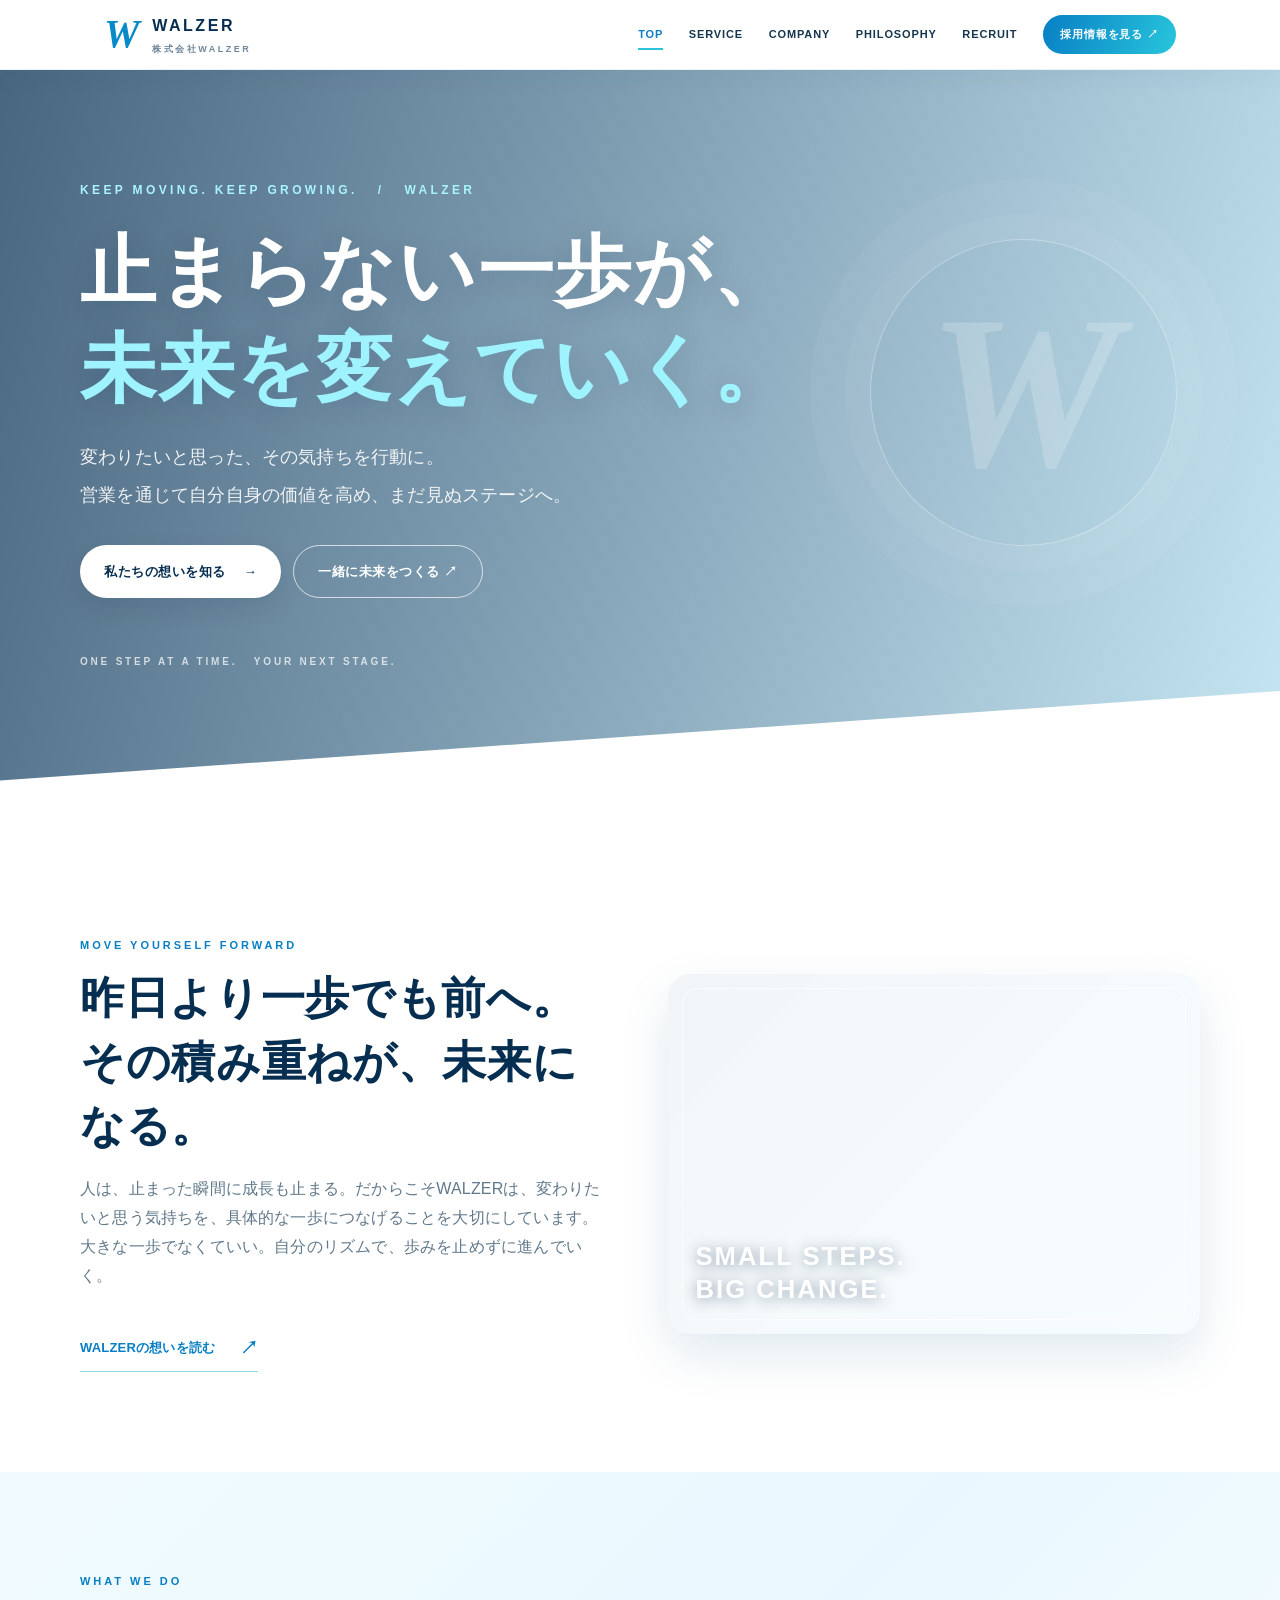
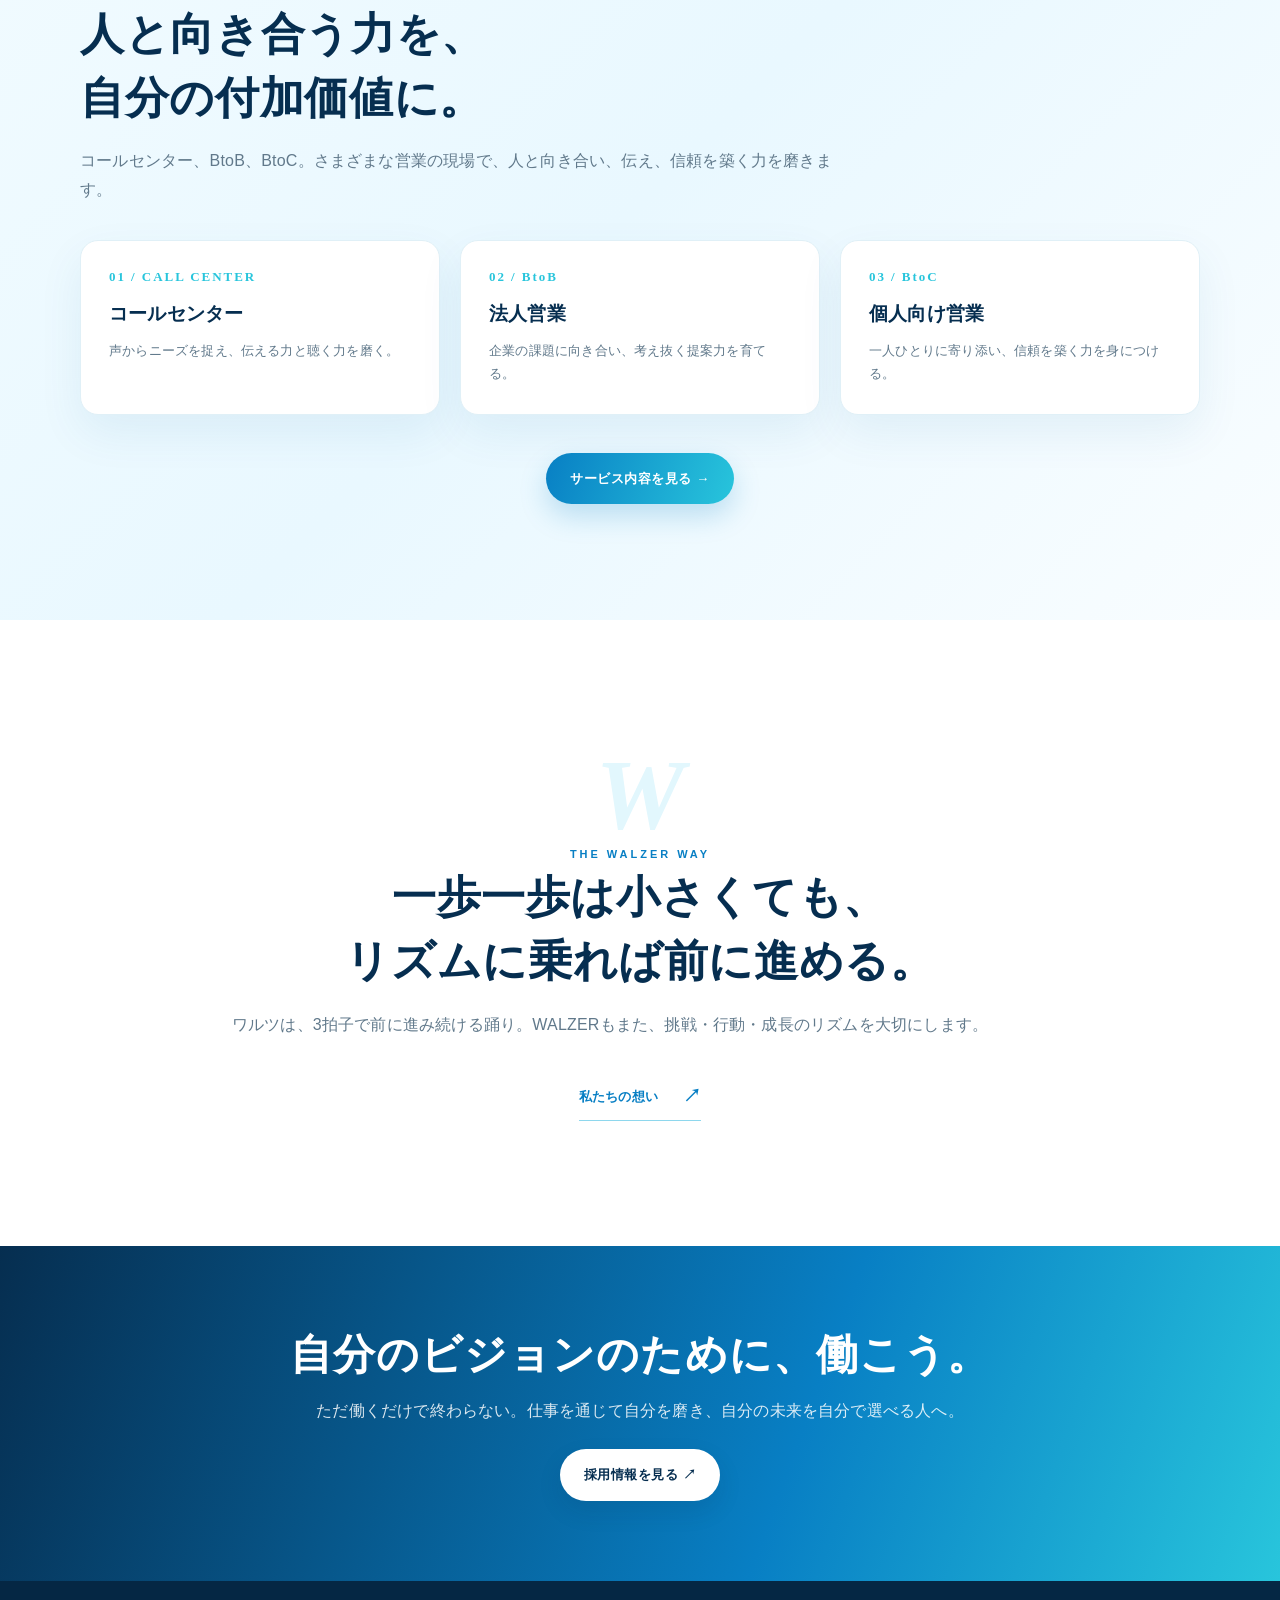
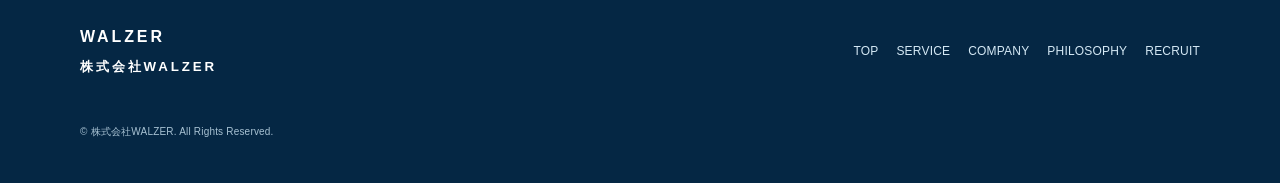
<file: index.html>
<!doctype html><html lang="ja"><head><meta charset="utf-8"><meta name="viewport" content="width=device-width,initial-scale=1"><meta name="description" content="株式会社WALZER 公式サイト"><title>TOP｜株式会社WALZER</title><style>
:root{--navy:#07345b;--blue:#087fbd;--aqua:#35c4d8;--sky:#eaf8ff;--ink:#17334d;--muted:#60778b;--white:#fff}
*{box-sizing:border-box}html{scroll-behavior:smooth}body{margin:0;font-family:"Noto Sans JP","Yu Gothic",sans-serif;color:var(--ink);line-height:1.8;background:#fff}a{color:inherit;text-decoration:none}img{max-width:100%}
.site-header{position:sticky;top:0;z-index:50;background:rgba(255,255,255,.94);backdrop-filter:blur(14px);border-bottom:1px solid #e6f0f6}
.header-inner{max-width:1200px;margin:auto;padding:12px 5%;display:flex;align-items:center;justify-content:space-between;gap:20px}
.brand{display:flex;align-items:center;gap:10px;color:var(--navy);font-weight:900;letter-spacing:.16em}.brand-mark{font: bold 36px Georgia,serif;color:var(--blue);line-height:1}.brand small{display:block;font-size:9px;letter-spacing:.28em;color:#6d879b}
.nav{display:flex;gap:clamp(12px,2vw,28px);align-items:center;font-size:12px;font-weight:700}.nav a{padding:10px 0;position:relative}.nav a:after{content:"";position:absolute;left:0;bottom:4px;width:0;height:2px;background:var(--aqua);transition:.25s}.nav a:hover:after,.nav a[aria-current="page"]:after{width:100%}
.nav .nav-cta{background:linear-gradient(110deg,var(--blue),var(--aqua));color:#fff;padding:10px 17px;border-radius:999px}.nav .nav-cta:after{display:none}
.menu-toggle{display:none;border:0;background:var(--sky);color:var(--navy);border-radius:12px;padding:10px 13px;font-size:20px}
.hero{position:relative;min-height:560px;display:flex;align-items:center;overflow:hidden;background:linear-gradient(115deg,rgba(3,48,88,.82),rgba(8,127,189,.46)),url("https://images.unsplash.com/photo-1470770841072-f978cf4d019e?auto=format&fit=crop&w=2000&q=85") center/cover;color:white}
.hero:after{content:"";position:absolute;inset:auto -5% -130px;height:230px;background:#fff;transform:rotate(-4deg)}
.hero-inner{width:min(1120px,90%);margin:auto;position:relative;z-index:1;padding:95px 0 145px}
.eyebrow{font-size:12px;letter-spacing:.28em;font-weight:800;color:#a9f3ff;text-transform:uppercase}
.hero h1{font-size:clamp(38px,6vw,76px);line-height:1.3;letter-spacing:.04em;margin:20px 0;max-width:850px}
.hero p{max-width:640px;font-size:clamp(14px,1.6vw,18px);color:rgba(255,255,255,.9)}
.hero-actions{display:flex;gap:12px;flex-wrap:wrap;margin-top:30px}
.btn{display:inline-flex;align-items:center;justify-content:center;gap:18px;padding:14px 24px;border-radius:999px;font-weight:800;font-size:13px;transition:.25s}.btn-primary{background:linear-gradient(110deg,var(--blue),var(--aqua));color:white;box-shadow:0 10px 28px rgba(0,105,160,.2)}.btn-white{background:white;color:var(--navy)}.btn-outline{border:1px solid rgba(255,255,255,.7);color:white}.btn:hover{transform:translateY(-3px)}
.section{padding:85px 5%}.container{max-width:1120px;margin:auto}.section-kicker{font-size:11px;letter-spacing:.24em;color:var(--blue);font-weight:900}.section-title{font-size:clamp(28px,4vw,44px);line-height:1.45;margin:10px 0 18px;color:var(--navy)}.lead{color:var(--muted);max-width:760px}
.cards{display:grid;grid-template-columns:repeat(3,1fr);gap:20px;margin-top:35px}.card{background:white;border:1px solid #e5f0f6;border-radius:22px;padding:28px;box-shadow:0 14px 36px rgba(16,86,130,.06)}.card-number{font:700 13px Georgia;color:var(--aqua);letter-spacing:.15em}.card h3{color:var(--navy);font-size:19px;margin:12px 0 8px}.card p{font-size:13px;color:var(--muted);margin:0}
.soft{background:linear-gradient(135deg,#effaff,#f8fdff)}.split{display:grid;grid-template-columns:1fr 1fr;gap:55px;align-items:center}.visual{min-height:360px;border-radius:26px;background:linear-gradient(140deg,rgba(3,58,100,.05),rgba(16,181,210,.05)),url("https://images.unsplash.com/photo-1521737711867-e3b97375f902?auto=format&fit=crop&w=1200&q=85") center/cover;box-shadow:0 20px 50px rgba(11,81,124,.12)}
.band{background:linear-gradient(110deg,#07345b,#087fbd 65%,#35c4d8);color:white;padding:65px 5%;text-align:center}.band h2{font-size:clamp(26px,4vw,42px);line-height:1.4;margin:0 0 12px}.band p{color:rgba(255,255,255,.85);max-width:720px;margin:0 auto 24px}
.page-hero{background:linear-gradient(115deg,#07345b,#087fbd 65%,#35c4d8);color:#fff;padding:76px 5% 82px;position:relative;overflow:hidden}.page-hero:after{content:"";position:absolute;width:440px;height:440px;border:1px solid rgba(255,255,255,.2);border-radius:50%;right:-100px;top:-210px;box-shadow:0 0 0 45px rgba(255,255,255,.05),0 0 0 95px rgba(255,255,255,.04)}.page-hero .container{position:relative;z-index:1}.page-hero h1{font-size:clamp(36px,5vw,58px);margin:10px 0;line-height:1.25}.page-hero p{color:rgba(255,255,255,.86);max-width:700px}
.info-list{border-top:1px solid #dceaf2;margin-top:28px}.info-row{display:grid;grid-template-columns:190px 1fr;gap:20px;padding:20px 8px;border-bottom:1px solid #dceaf2}.info-row strong{color:var(--navy)}
.site-footer{background:#062947;color:#fff;padding:42px 5%}.footer-inner{max-width:1120px;margin:auto;display:flex;justify-content:space-between;gap:25px;align-items:center;flex-wrap:wrap}.footer-brand{font-weight:900;letter-spacing:.18em}.footer-links{display:flex;gap:18px;flex-wrap:wrap;font-size:12px;color:#d5e9f5}.copyright{font-size:10px;color:#a8c2d3;width:100%;margin-top:18px}
@media(max-width:820px){.menu-toggle{display:block}.nav{display:none;position:absolute;top:68px;left:0;right:0;background:#fff;padding:18px 6%;box-shadow:0 16px 24px rgba(0,0,0,.08);flex-direction:column;align-items:stretch;gap:4px}.nav.open{display:flex}.nav a{padding:12px 4px}.nav .nav-cta{text-align:center;margin-top:8px}.hero{min-height:590px}.hero-inner{padding:80px 0 140px}.cards{grid-template-columns:1fr}.split{grid-template-columns:1fr;gap:28px}.visual{min-height:270px}.section{padding:65px 6%}.info-row{grid-template-columns:1fr;gap:3px;padding:15px 5px}}

/* WALZER visual refresh: brighter, sharper, more energetic */
:root{--navy:#062e50;--blue:#087fc4;--aqua:#28c5dc;--sky:#eefaff;--ink:#16364f;--muted:#61798b}
body{background:#fff;color:var(--ink);letter-spacing:.012em}
.site-header{background:rgba(255,255,255,.97);box-shadow:0 5px 24px rgba(8,74,116,.055);border-bottom:1px solid #e9f4f9}
.brand-mark{font-size:40px;font-style:italic;color:#078bc8}
.nav{font-size:11px;letter-spacing:.08em}
.nav a[aria-current="page"]{color:var(--blue)}
.hero{background-image:linear-gradient(110deg,rgba(3,44,78,.73),rgba(0,137,194,.30)),url("https://images.unsplash.com/photo-1470770841072-f978cf4d019e?auto=format&fit=crop&w=2000&q=90");}
.hero:after{background:#fff}
.hero-home{min-height:650px;background-image:linear-gradient(105deg,rgba(2,43,78,.72),rgba(0,144,204,.22)),url("https://images.unsplash.com/photo-1470770841072-f978cf4d019e?auto=format&fit=crop&w=2200&q=90");}
.hero-home .hero-inner{padding-top:110px;padding-bottom:165px}
.hero h1{font-weight:900;letter-spacing:.025em;text-shadow:0 4px 28px rgba(0,35,66,.18)}
.hero h1 span{color:#9ff3ff}
.hero p{font-weight:500;line-height:2.1}
.hero-note{margin-top:55px;font-size:10px;letter-spacing:.28em;color:rgba(255,255,255,.72);font-weight:800}
.hero-orbit{position:absolute;right:8%;top:22%;width:clamp(170px,24vw,330px);height:clamp(170px,24vw,330px);border:1px solid rgba(255,255,255,.35);border-radius:50%;display:grid;place-items:center;color:rgba(255,255,255,.2);font:italic 900 clamp(100px,17vw,230px) Georgia;transform:rotate(-12deg);box-shadow:0 0 0 25px rgba(255,255,255,.045),0 0 0 60px rgba(255,255,255,.035)}
.hero-orbit span{transform:rotate(12deg)}
.page-hero{background:linear-gradient(115deg,#06345b 0%,#087fc4 62%,#35c9dc 100%);padding-top:90px;padding-bottom:95px}
.page-hero h1{font-weight:900;letter-spacing:.025em}
.page-hero p{line-height:2}
.section{padding-top:100px;padding-bottom:100px}
.section-title{font-weight:900;letter-spacing:.015em}
.section-kicker{letter-spacing:.27em}
.soft{background:linear-gradient(135deg,#f1fbff 0%,#e9f8ff 48%,#f9fdff 100%)}
.card{border:1px solid #e0f0f7;border-radius:18px;box-shadow:0 18px 45px rgba(4,91,142,.075);transition:transform .28s,box-shadow .28s}
.card:hover{transform:translateY(-6px);box-shadow:0 24px 55px rgba(4,91,142,.13)}
.card-number{font-weight:900}
.card h3{font-weight:900}
.card-tag{display:inline-block;margin-top:20px;color:#1689bb;font-size:9px;font-weight:900;letter-spacing:.16em}
.visual{position:relative;overflow:hidden;border-radius:22px;background-image:linear-gradient(135deg,rgba(6,64,102,.05),rgba(30,190,218,.10)),url("https://images.unsplash.com/photo-1521737711867-e3b97375f902?auto=format&fit=crop&w=1200&q=90");}
.visual:after{content:"";position:absolute;inset:14px;border:1px solid rgba(255,255,255,.65);border-radius:15px;pointer-events:none}
.visual-bright{background-image:linear-gradient(135deg,rgba(3,68,112,.05),rgba(32,197,220,.04)),url("https://images.unsplash.com/photo-1521737711867-e3b97375f902?auto=format&fit=crop&w=1200&q=90")}
.visual-label{position:absolute;z-index:1;left:28px;bottom:28px;color:white;font-size:clamp(18px,2vw,26px);font-weight:900;line-height:1.3;letter-spacing:.08em;text-shadow:0 2px 14px rgba(0,40,70,.45)}
.text-link{display:inline-flex;gap:25px;align-items:center;margin-top:25px;color:var(--blue);font-size:13px;font-weight:900;border-bottom:1px solid #8ed7ed;padding-bottom:7px}
.text-link b{font-size:18px}
.center-link{text-align:center;margin-top:38px}
.manifesto{text-align:center;max-width:820px;margin:auto;position:relative;padding:25px 0}
.manifesto-mark{font:italic 900 100px Georgia;color:#e2f7fd;line-height:1}
.manifesto .section-title{margin-top:0}
.manifesto-full{max-width:850px;text-align:left}
.manifesto-full .lead{font-size:17px;line-height:2.2}
.band{background:linear-gradient(110deg,#062e50,#087fc4 62%,#28c5dc);padding-top:80px;padding-bottom:80px}
.band h2{font-weight:900;letter-spacing:.025em}
.btn{letter-spacing:.04em}
.btn-primary{background:linear-gradient(110deg,#087fc4,#28c5dc);box-shadow:0 12px 28px rgba(0,129,190,.22)}
.btn-white{box-shadow:0 10px 25px rgba(0,30,60,.10)}
.site-footer{background:#052744}
.info-row strong{font-weight:900}
@media(max-width:820px){
 .hero-home{min-height:620px}
 .hero-orbit{right:-40px;top:12%;opacity:.6}
 .hero-home .hero-inner{padding-top:95px}
 .section{padding-top:70px;padding-bottom:70px}
 .page-hero{padding-top:70px;padding-bottom:75px}
 .manifesto-full .lead{font-size:15px}
}

</style></head><body><header class="site-header"><div class="header-inner"><a class="brand" href="index.html"><span class="brand-mark">W</span><span>WALZER<small>株式会社WALZER</small></span></a><button class="menu-toggle" aria-label="メニュー" aria-expanded="false">☰</button><nav class="nav"><a href="index.html" aria-current="page">TOP</a><a href="service.html" >SERVICE</a><a href="company.html" >COMPANY</a><a href="philosophy.html" >PHILOSOPHY</a><a href="recruit.html" >RECRUIT</a><a class="nav-cta" href="recruit.html">採用情報を見る ↗</a></nav></div></header>

<main>
<section class="hero hero-home"><div class="hero-inner"><div class="eyebrow">KEEP MOVING. KEEP GROWING. &nbsp; / &nbsp; WALZER</div><h1>止まらない一歩が、<br><span>未来を変えていく。</span></h1><p>変わりたいと思った、その気持ちを行動に。<br>営業を通じて自分自身の価値を高め、まだ見ぬステージへ。</p><div class="hero-actions"><a class="btn btn-white" href="philosophy.html">私たちの想いを知る <span>→</span></a><a class="btn btn-outline" href="recruit.html">一緒に未来をつくる ↗</a></div><div class="hero-note">ONE STEP AT A TIME. &nbsp; YOUR NEXT STAGE.</div></div><div class="hero-orbit" aria-hidden="true"><span>W</span></div></section>
<section class="section intro-section"><div class="container split"><div><div class="section-kicker">MOVE YOURSELF FORWARD</div><h2 class="section-title">昨日より一歩でも前へ。<br>その積み重ねが、未来になる。</h2><p class="lead">人は、止まった瞬間に成長も止まる。だからこそWALZERは、変わりたいと思う気持ちを、具体的な一歩につなげることを大切にしています。大きな一歩でなくていい。自分のリズムで、歩みを止めずに進んでいく。</p><a class="text-link" href="philosophy.html">WALZERの想いを読む <b>↗</b></a></div><div class="visual visual-bright"><div class="visual-label">SMALL STEPS.<br>BIG CHANGE.</div></div></div></section>
<section class="section soft"><div class="container"><div class="section-kicker">WHAT WE DO</div><h2 class="section-title">人と向き合う力を、<br>自分の付加価値に。</h2><p class="lead">コールセンター、BtoB、BtoC。さまざまな営業の現場で、人と向き合い、伝え、信頼を築く力を磨きます。</p><div class="cards"><article class="card"><div class="card-number">01 / CALL CENTER</div><h3>コールセンター</h3><p>声からニーズを捉え、伝える力と聴く力を磨く。</p></article><article class="card"><div class="card-number">02 / BtoB</div><h3>法人営業</h3><p>企業の課題に向き合い、考え抜く提案力を育てる。</p></article><article class="card"><div class="card-number">03 / BtoC</div><h3>個人向け営業</h3><p>一人ひとりに寄り添い、信頼を築く力を身につける。</p></article></div><p class="center-link"><a class="btn btn-primary" href="service.html">サービス内容を見る →</a></p></div></section>
<section class="section"><div class="container manifesto"><div class="manifesto-mark">W</div><div class="section-kicker">THE WALZER WAY</div><h2 class="section-title">一歩一歩は小さくても、<br>リズムに乗れば前に進める。</h2><p class="lead">ワルツは、3拍子で前に進み続ける踊り。WALZERもまた、挑戦・行動・成長のリズムを大切にします。</p><a class="text-link" href="philosophy.html">私たちの想い <b>↗</b></a></div></section>
<section class="band"><h2>自分のビジョンのために、働こう。</h2><p>ただ働くだけで終わらない。仕事を通じて自分を磨き、自分の未来を自分で選べる人へ。</p><a class="btn btn-white" href="recruit.html">採用情報を見る ↗</a></section>
</main><footer class="site-footer"><div class="footer-inner"><div class="footer-brand">WALZER<br><small>株式会社WALZER</small></div><div class="footer-links"><a href="index.html">TOP</a><a href="service.html">SERVICE</a><a href="company.html">COMPANY</a><a href="philosophy.html">PHILOSOPHY</a><a href="recruit.html">RECRUIT</a></div><div class="copyright">© 株式会社WALZER. All Rights Reserved.</div></div></footer><script>const t=document.querySelector('.menu-toggle'),n=document.querySelector('.nav');t.addEventListener('click',()=>{const o=n.classList.toggle('open');t.setAttribute('aria-expanded',o);t.textContent=o?'×':'☰'});n.querySelectorAll('a').forEach(a=>a.addEventListener('click',()=>{n.classList.remove('open');t.setAttribute('aria-expanded','false');t.textContent='☰'}));</script></body></html>
</file>
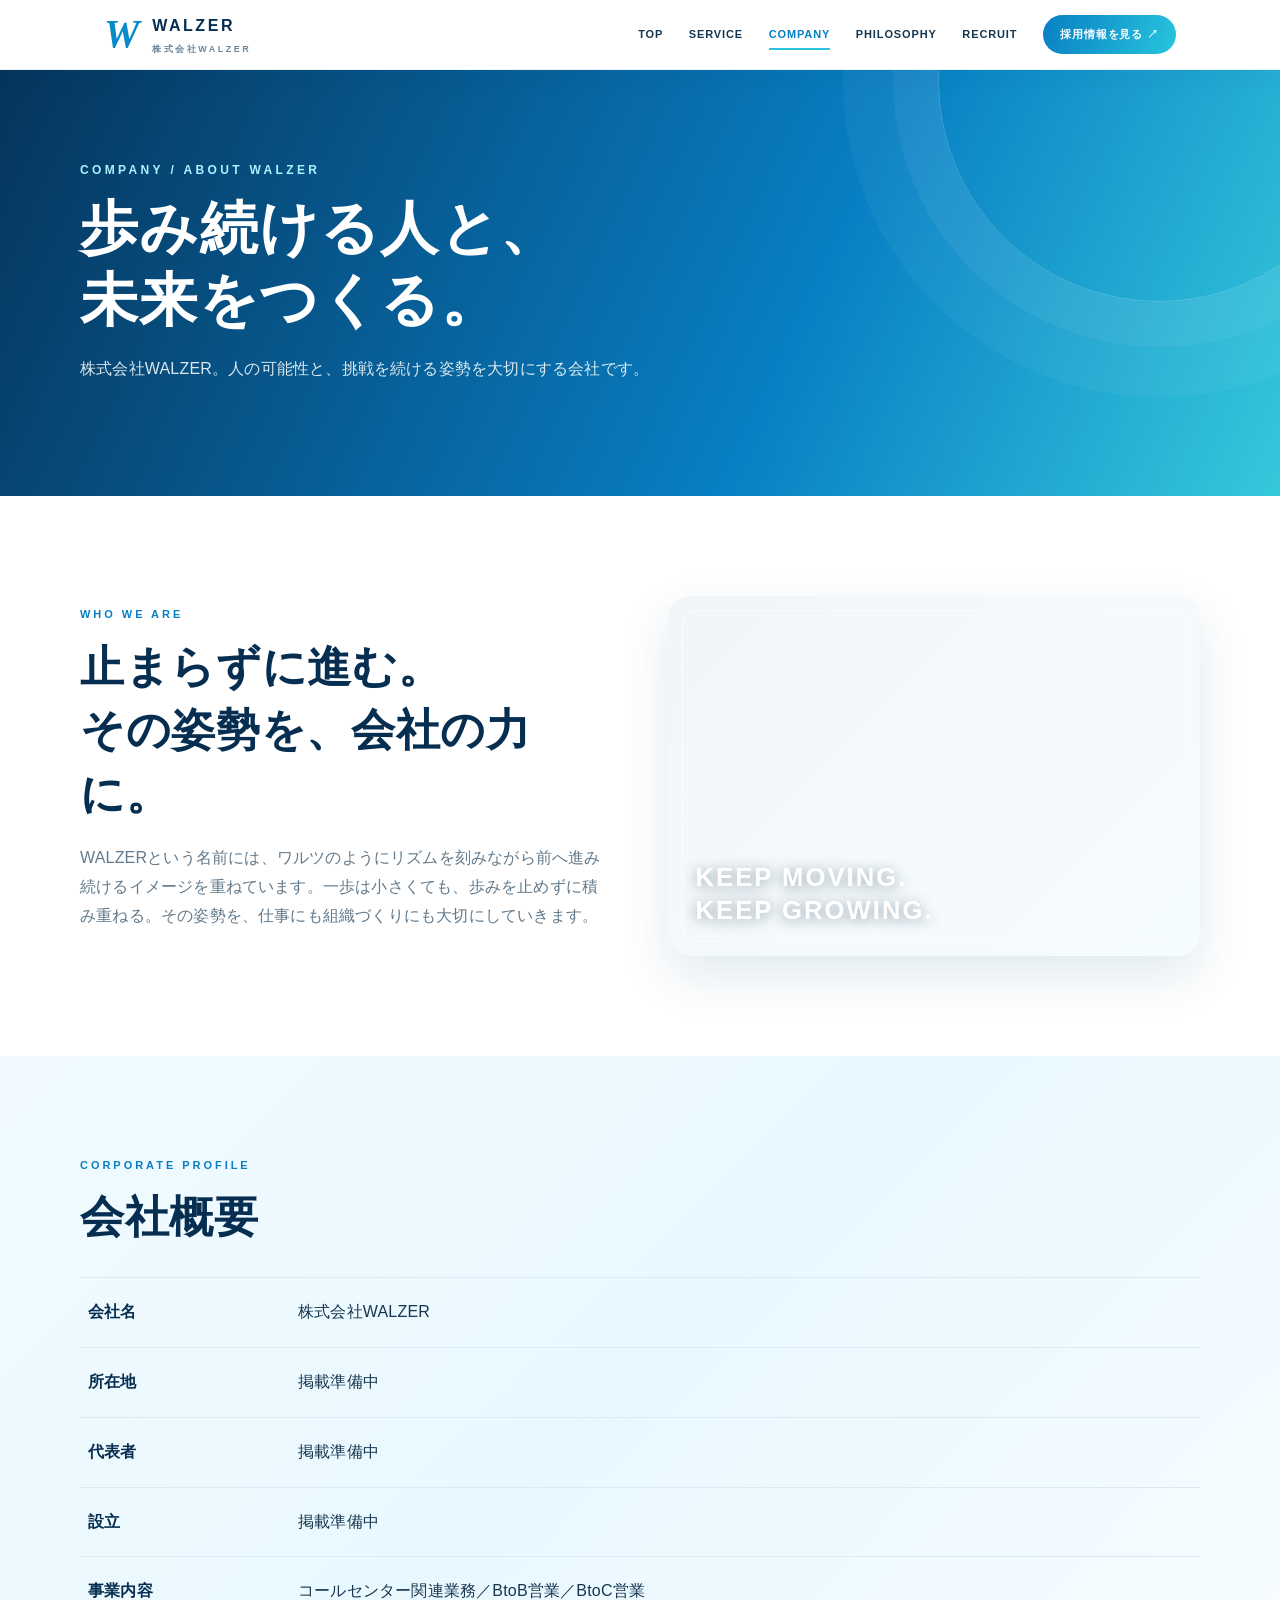
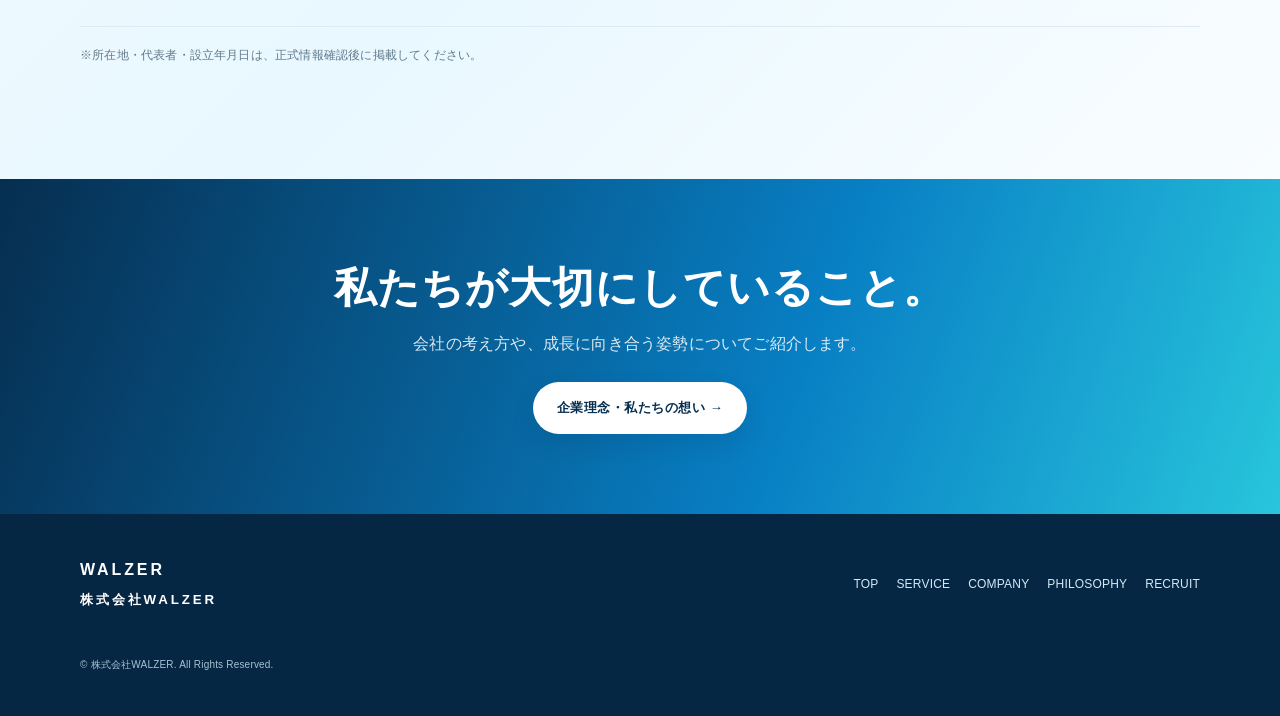
<file: company.html>
<!doctype html><html lang="ja"><head><meta charset="utf-8"><meta name="viewport" content="width=device-width,initial-scale=1"><meta name="description" content="株式会社WALZER 公式サイト"><title>COMPANY｜株式会社WALZER</title><style>
:root{--navy:#07345b;--blue:#087fbd;--aqua:#35c4d8;--sky:#eaf8ff;--ink:#17334d;--muted:#60778b;--white:#fff}
*{box-sizing:border-box}html{scroll-behavior:smooth}body{margin:0;font-family:"Noto Sans JP","Yu Gothic",sans-serif;color:var(--ink);line-height:1.8;background:#fff}a{color:inherit;text-decoration:none}img{max-width:100%}
.site-header{position:sticky;top:0;z-index:50;background:rgba(255,255,255,.94);backdrop-filter:blur(14px);border-bottom:1px solid #e6f0f6}
.header-inner{max-width:1200px;margin:auto;padding:12px 5%;display:flex;align-items:center;justify-content:space-between;gap:20px}
.brand{display:flex;align-items:center;gap:10px;color:var(--navy);font-weight:900;letter-spacing:.16em}.brand-mark{font: bold 36px Georgia,serif;color:var(--blue);line-height:1}.brand small{display:block;font-size:9px;letter-spacing:.28em;color:#6d879b}
.nav{display:flex;gap:clamp(12px,2vw,28px);align-items:center;font-size:12px;font-weight:700}.nav a{padding:10px 0;position:relative}.nav a:after{content:"";position:absolute;left:0;bottom:4px;width:0;height:2px;background:var(--aqua);transition:.25s}.nav a:hover:after,.nav a[aria-current="page"]:after{width:100%}
.nav .nav-cta{background:linear-gradient(110deg,var(--blue),var(--aqua));color:#fff;padding:10px 17px;border-radius:999px}.nav .nav-cta:after{display:none}
.menu-toggle{display:none;border:0;background:var(--sky);color:var(--navy);border-radius:12px;padding:10px 13px;font-size:20px}
.hero{position:relative;min-height:560px;display:flex;align-items:center;overflow:hidden;background:linear-gradient(115deg,rgba(3,48,88,.82),rgba(8,127,189,.46)),url("https://images.unsplash.com/photo-1470770841072-f978cf4d019e?auto=format&fit=crop&w=2000&q=85") center/cover;color:white}
.hero:after{content:"";position:absolute;inset:auto -5% -130px;height:230px;background:#fff;transform:rotate(-4deg)}
.hero-inner{width:min(1120px,90%);margin:auto;position:relative;z-index:1;padding:95px 0 145px}
.eyebrow{font-size:12px;letter-spacing:.28em;font-weight:800;color:#a9f3ff;text-transform:uppercase}
.hero h1{font-size:clamp(38px,6vw,76px);line-height:1.3;letter-spacing:.04em;margin:20px 0;max-width:850px}
.hero p{max-width:640px;font-size:clamp(14px,1.6vw,18px);color:rgba(255,255,255,.9)}
.hero-actions{display:flex;gap:12px;flex-wrap:wrap;margin-top:30px}
.btn{display:inline-flex;align-items:center;justify-content:center;gap:18px;padding:14px 24px;border-radius:999px;font-weight:800;font-size:13px;transition:.25s}.btn-primary{background:linear-gradient(110deg,var(--blue),var(--aqua));color:white;box-shadow:0 10px 28px rgba(0,105,160,.2)}.btn-white{background:white;color:var(--navy)}.btn-outline{border:1px solid rgba(255,255,255,.7);color:white}.btn:hover{transform:translateY(-3px)}
.section{padding:85px 5%}.container{max-width:1120px;margin:auto}.section-kicker{font-size:11px;letter-spacing:.24em;color:var(--blue);font-weight:900}.section-title{font-size:clamp(28px,4vw,44px);line-height:1.45;margin:10px 0 18px;color:var(--navy)}.lead{color:var(--muted);max-width:760px}
.cards{display:grid;grid-template-columns:repeat(3,1fr);gap:20px;margin-top:35px}.card{background:white;border:1px solid #e5f0f6;border-radius:22px;padding:28px;box-shadow:0 14px 36px rgba(16,86,130,.06)}.card-number{font:700 13px Georgia;color:var(--aqua);letter-spacing:.15em}.card h3{color:var(--navy);font-size:19px;margin:12px 0 8px}.card p{font-size:13px;color:var(--muted);margin:0}
.soft{background:linear-gradient(135deg,#effaff,#f8fdff)}.split{display:grid;grid-template-columns:1fr 1fr;gap:55px;align-items:center}.visual{min-height:360px;border-radius:26px;background:linear-gradient(140deg,rgba(3,58,100,.05),rgba(16,181,210,.05)),url("https://images.unsplash.com/photo-1521737711867-e3b97375f902?auto=format&fit=crop&w=1200&q=85") center/cover;box-shadow:0 20px 50px rgba(11,81,124,.12)}
.band{background:linear-gradient(110deg,#07345b,#087fbd 65%,#35c4d8);color:white;padding:65px 5%;text-align:center}.band h2{font-size:clamp(26px,4vw,42px);line-height:1.4;margin:0 0 12px}.band p{color:rgba(255,255,255,.85);max-width:720px;margin:0 auto 24px}
.page-hero{background:linear-gradient(115deg,#07345b,#087fbd 65%,#35c4d8);color:#fff;padding:76px 5% 82px;position:relative;overflow:hidden}.page-hero:after{content:"";position:absolute;width:440px;height:440px;border:1px solid rgba(255,255,255,.2);border-radius:50%;right:-100px;top:-210px;box-shadow:0 0 0 45px rgba(255,255,255,.05),0 0 0 95px rgba(255,255,255,.04)}.page-hero .container{position:relative;z-index:1}.page-hero h1{font-size:clamp(36px,5vw,58px);margin:10px 0;line-height:1.25}.page-hero p{color:rgba(255,255,255,.86);max-width:700px}
.info-list{border-top:1px solid #dceaf2;margin-top:28px}.info-row{display:grid;grid-template-columns:190px 1fr;gap:20px;padding:20px 8px;border-bottom:1px solid #dceaf2}.info-row strong{color:var(--navy)}
.site-footer{background:#062947;color:#fff;padding:42px 5%}.footer-inner{max-width:1120px;margin:auto;display:flex;justify-content:space-between;gap:25px;align-items:center;flex-wrap:wrap}.footer-brand{font-weight:900;letter-spacing:.18em}.footer-links{display:flex;gap:18px;flex-wrap:wrap;font-size:12px;color:#d5e9f5}.copyright{font-size:10px;color:#a8c2d3;width:100%;margin-top:18px}
@media(max-width:820px){.menu-toggle{display:block}.nav{display:none;position:absolute;top:68px;left:0;right:0;background:#fff;padding:18px 6%;box-shadow:0 16px 24px rgba(0,0,0,.08);flex-direction:column;align-items:stretch;gap:4px}.nav.open{display:flex}.nav a{padding:12px 4px}.nav .nav-cta{text-align:center;margin-top:8px}.hero{min-height:590px}.hero-inner{padding:80px 0 140px}.cards{grid-template-columns:1fr}.split{grid-template-columns:1fr;gap:28px}.visual{min-height:270px}.section{padding:65px 6%}.info-row{grid-template-columns:1fr;gap:3px;padding:15px 5px}}

/* WALZER visual refresh: brighter, sharper, more energetic */
:root{--navy:#062e50;--blue:#087fc4;--aqua:#28c5dc;--sky:#eefaff;--ink:#16364f;--muted:#61798b}
body{background:#fff;color:var(--ink);letter-spacing:.012em}
.site-header{background:rgba(255,255,255,.97);box-shadow:0 5px 24px rgba(8,74,116,.055);border-bottom:1px solid #e9f4f9}
.brand-mark{font-size:40px;font-style:italic;color:#078bc8}
.nav{font-size:11px;letter-spacing:.08em}
.nav a[aria-current="page"]{color:var(--blue)}
.hero{background-image:linear-gradient(110deg,rgba(3,44,78,.73),rgba(0,137,194,.30)),url("https://images.unsplash.com/photo-1470770841072-f978cf4d019e?auto=format&fit=crop&w=2000&q=90");}
.hero:after{background:#fff}
.hero-home{min-height:650px;background-image:linear-gradient(105deg,rgba(2,43,78,.72),rgba(0,144,204,.22)),url("https://images.unsplash.com/photo-1470770841072-f978cf4d019e?auto=format&fit=crop&w=2200&q=90");}
.hero-home .hero-inner{padding-top:110px;padding-bottom:165px}
.hero h1{font-weight:900;letter-spacing:.025em;text-shadow:0 4px 28px rgba(0,35,66,.18)}
.hero h1 span{color:#9ff3ff}
.hero p{font-weight:500;line-height:2.1}
.hero-note{margin-top:55px;font-size:10px;letter-spacing:.28em;color:rgba(255,255,255,.72);font-weight:800}
.hero-orbit{position:absolute;right:8%;top:22%;width:clamp(170px,24vw,330px);height:clamp(170px,24vw,330px);border:1px solid rgba(255,255,255,.35);border-radius:50%;display:grid;place-items:center;color:rgba(255,255,255,.2);font:italic 900 clamp(100px,17vw,230px) Georgia;transform:rotate(-12deg);box-shadow:0 0 0 25px rgba(255,255,255,.045),0 0 0 60px rgba(255,255,255,.035)}
.hero-orbit span{transform:rotate(12deg)}
.page-hero{background:linear-gradient(115deg,#06345b 0%,#087fc4 62%,#35c9dc 100%);padding-top:90px;padding-bottom:95px}
.page-hero h1{font-weight:900;letter-spacing:.025em}
.page-hero p{line-height:2}
.section{padding-top:100px;padding-bottom:100px}
.section-title{font-weight:900;letter-spacing:.015em}
.section-kicker{letter-spacing:.27em}
.soft{background:linear-gradient(135deg,#f1fbff 0%,#e9f8ff 48%,#f9fdff 100%)}
.card{border:1px solid #e0f0f7;border-radius:18px;box-shadow:0 18px 45px rgba(4,91,142,.075);transition:transform .28s,box-shadow .28s}
.card:hover{transform:translateY(-6px);box-shadow:0 24px 55px rgba(4,91,142,.13)}
.card-number{font-weight:900}
.card h3{font-weight:900}
.card-tag{display:inline-block;margin-top:20px;color:#1689bb;font-size:9px;font-weight:900;letter-spacing:.16em}
.visual{position:relative;overflow:hidden;border-radius:22px;background-image:linear-gradient(135deg,rgba(6,64,102,.05),rgba(30,190,218,.10)),url("https://images.unsplash.com/photo-1521737711867-e3b97375f902?auto=format&fit=crop&w=1200&q=90");}
.visual:after{content:"";position:absolute;inset:14px;border:1px solid rgba(255,255,255,.65);border-radius:15px;pointer-events:none}
.visual-bright{background-image:linear-gradient(135deg,rgba(3,68,112,.05),rgba(32,197,220,.04)),url("https://images.unsplash.com/photo-1521737711867-e3b97375f902?auto=format&fit=crop&w=1200&q=90")}
.visual-label{position:absolute;z-index:1;left:28px;bottom:28px;color:white;font-size:clamp(18px,2vw,26px);font-weight:900;line-height:1.3;letter-spacing:.08em;text-shadow:0 2px 14px rgba(0,40,70,.45)}
.text-link{display:inline-flex;gap:25px;align-items:center;margin-top:25px;color:var(--blue);font-size:13px;font-weight:900;border-bottom:1px solid #8ed7ed;padding-bottom:7px}
.text-link b{font-size:18px}
.center-link{text-align:center;margin-top:38px}
.manifesto{text-align:center;max-width:820px;margin:auto;position:relative;padding:25px 0}
.manifesto-mark{font:italic 900 100px Georgia;color:#e2f7fd;line-height:1}
.manifesto .section-title{margin-top:0}
.manifesto-full{max-width:850px;text-align:left}
.manifesto-full .lead{font-size:17px;line-height:2.2}
.band{background:linear-gradient(110deg,#062e50,#087fc4 62%,#28c5dc);padding-top:80px;padding-bottom:80px}
.band h2{font-weight:900;letter-spacing:.025em}
.btn{letter-spacing:.04em}
.btn-primary{background:linear-gradient(110deg,#087fc4,#28c5dc);box-shadow:0 12px 28px rgba(0,129,190,.22)}
.btn-white{box-shadow:0 10px 25px rgba(0,30,60,.10)}
.site-footer{background:#052744}
.info-row strong{font-weight:900}
@media(max-width:820px){
 .hero-home{min-height:620px}
 .hero-orbit{right:-40px;top:12%;opacity:.6}
 .hero-home .hero-inner{padding-top:95px}
 .section{padding-top:70px;padding-bottom:70px}
 .page-hero{padding-top:70px;padding-bottom:75px}
 .manifesto-full .lead{font-size:15px}
}

</style></head><body><header class="site-header"><div class="header-inner"><a class="brand" href="index.html"><span class="brand-mark">W</span><span>WALZER<small>株式会社WALZER</small></span></a><button class="menu-toggle" aria-label="メニュー" aria-expanded="false">☰</button><nav class="nav"><a href="index.html" >TOP</a><a href="service.html" >SERVICE</a><a href="company.html" aria-current="page">COMPANY</a><a href="philosophy.html" >PHILOSOPHY</a><a href="recruit.html" >RECRUIT</a><a class="nav-cta" href="recruit.html">採用情報を見る ↗</a></nav></div></header>

<main><section class="page-hero"><div class="container"><div class="eyebrow">COMPANY / ABOUT WALZER</div><h1>歩み続ける人と、<br>未来をつくる。</h1><p>株式会社WALZER。人の可能性と、挑戦を続ける姿勢を大切にする会社です。</p></div></section>
<section class="section"><div class="container split"><div><div class="section-kicker">WHO WE ARE</div><h2 class="section-title">止まらずに進む。<br>その姿勢を、会社の力に。</h2><p class="lead">WALZERという名前には、ワルツのようにリズムを刻みながら前へ進み続けるイメージを重ねています。一歩は小さくても、歩みを止めずに積み重ねる。その姿勢を、仕事にも組織づくりにも大切にしていきます。</p></div><div class="visual visual-bright"><div class="visual-label">KEEP MOVING.<br>KEEP GROWING.</div></div></div></section>
<section class="section soft"><div class="container"><div class="section-kicker">CORPORATE PROFILE</div><h2 class="section-title">会社概要</h2><div class="info-list"><div class="info-row"><strong>会社名</strong><span>株式会社WALZER</span></div><div class="info-row"><strong>所在地</strong><span>掲載準備中</span></div><div class="info-row"><strong>代表者</strong><span>掲載準備中</span></div><div class="info-row"><strong>設立</strong><span>掲載準備中</span></div><div class="info-row"><strong>事業内容</strong><span>コールセンター関連業務／BtoB営業／BtoC営業</span></div></div><p class="lead" style="font-size:12px;margin-top:18px">※所在地・代表者・設立年月日は、正式情報確認後に掲載してください。</p></div></section>
<section class="band"><h2>私たちが大切にしていること。</h2><p>会社の考え方や、成長に向き合う姿勢についてご紹介します。</p><a class="btn btn-white" href="philosophy.html">企業理念・私たちの想い →</a></section></main><footer class="site-footer"><div class="footer-inner"><div class="footer-brand">WALZER<br><small>株式会社WALZER</small></div><div class="footer-links"><a href="index.html">TOP</a><a href="service.html">SERVICE</a><a href="company.html">COMPANY</a><a href="philosophy.html">PHILOSOPHY</a><a href="recruit.html">RECRUIT</a></div><div class="copyright">© 株式会社WALZER. All Rights Reserved.</div></div></footer><script>const t=document.querySelector('.menu-toggle'),n=document.querySelector('.nav');t.addEventListener('click',()=>{const o=n.classList.toggle('open');t.setAttribute('aria-expanded',o);t.textContent=o?'×':'☰'});n.querySelectorAll('a').forEach(a=>a.addEventListener('click',()=>{n.classList.remove('open');t.setAttribute('aria-expanded','false');t.textContent='☰'}));</script></body></html>
</file>
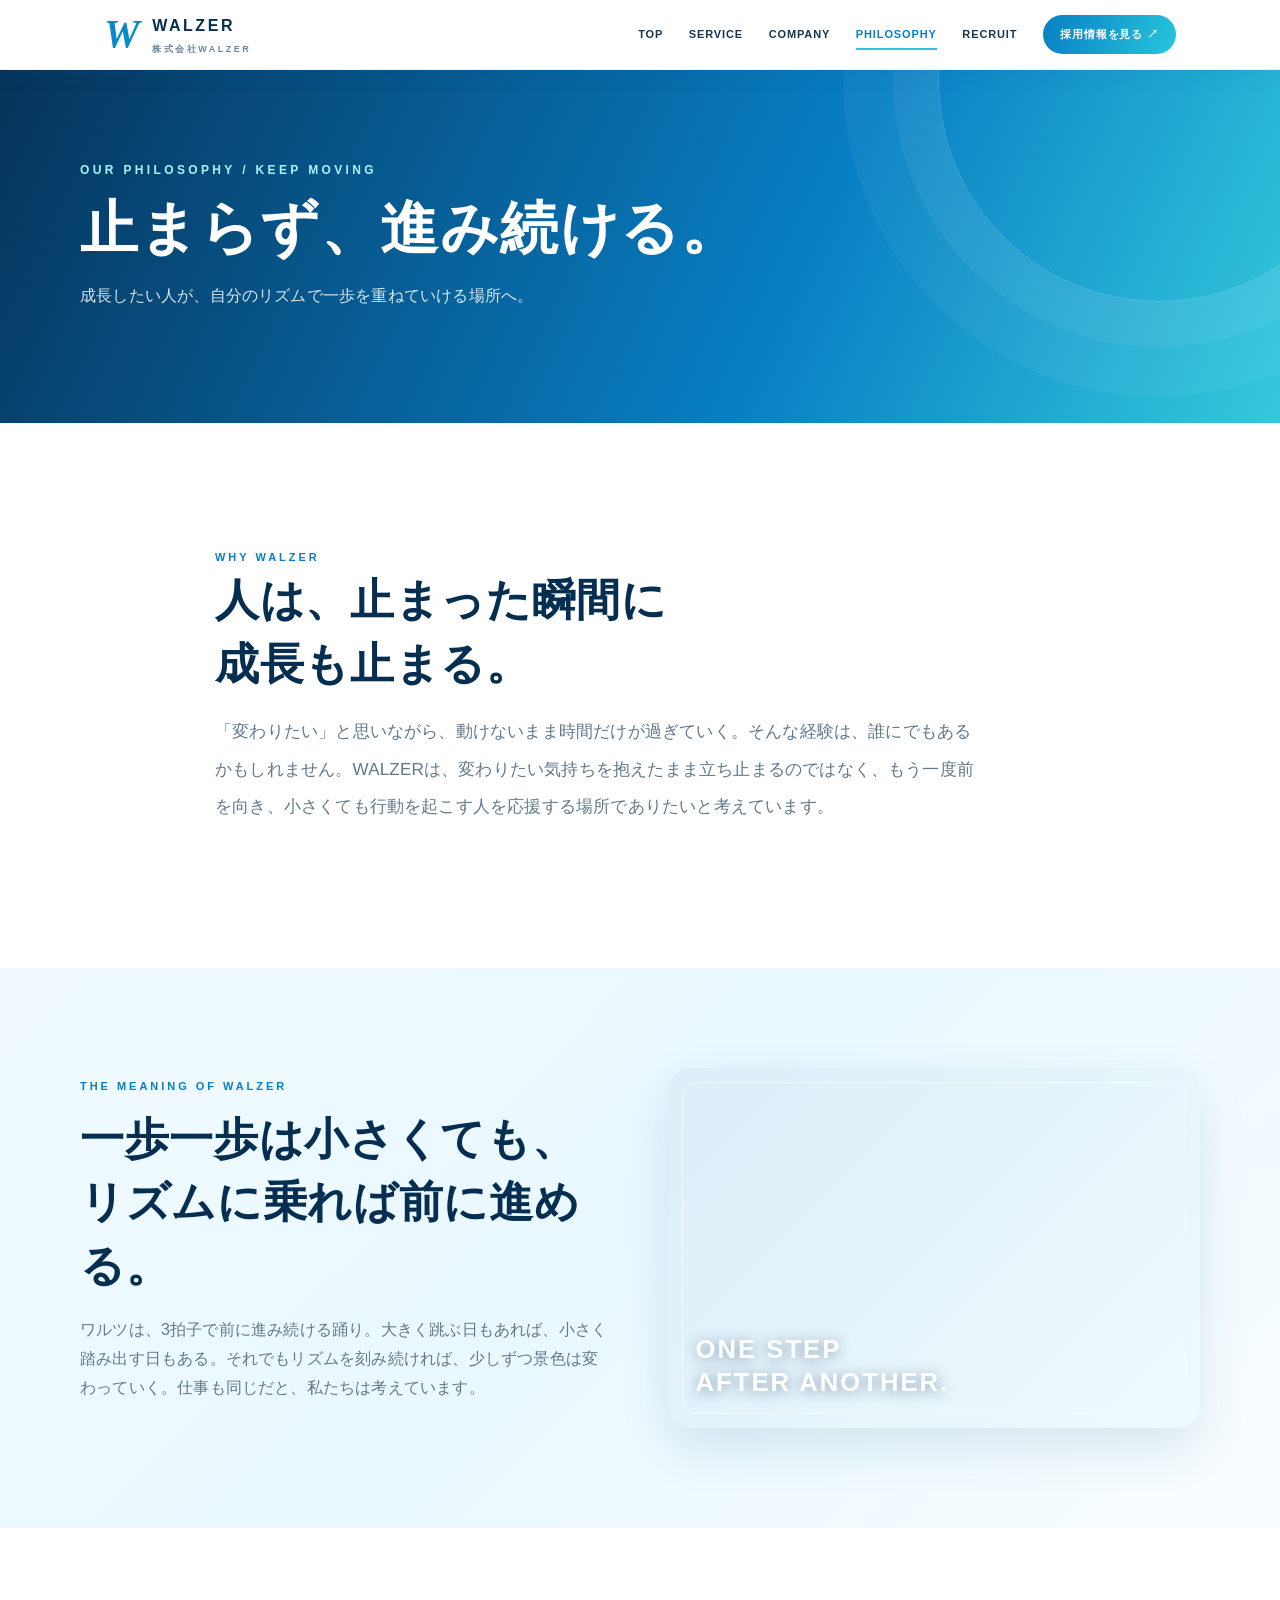
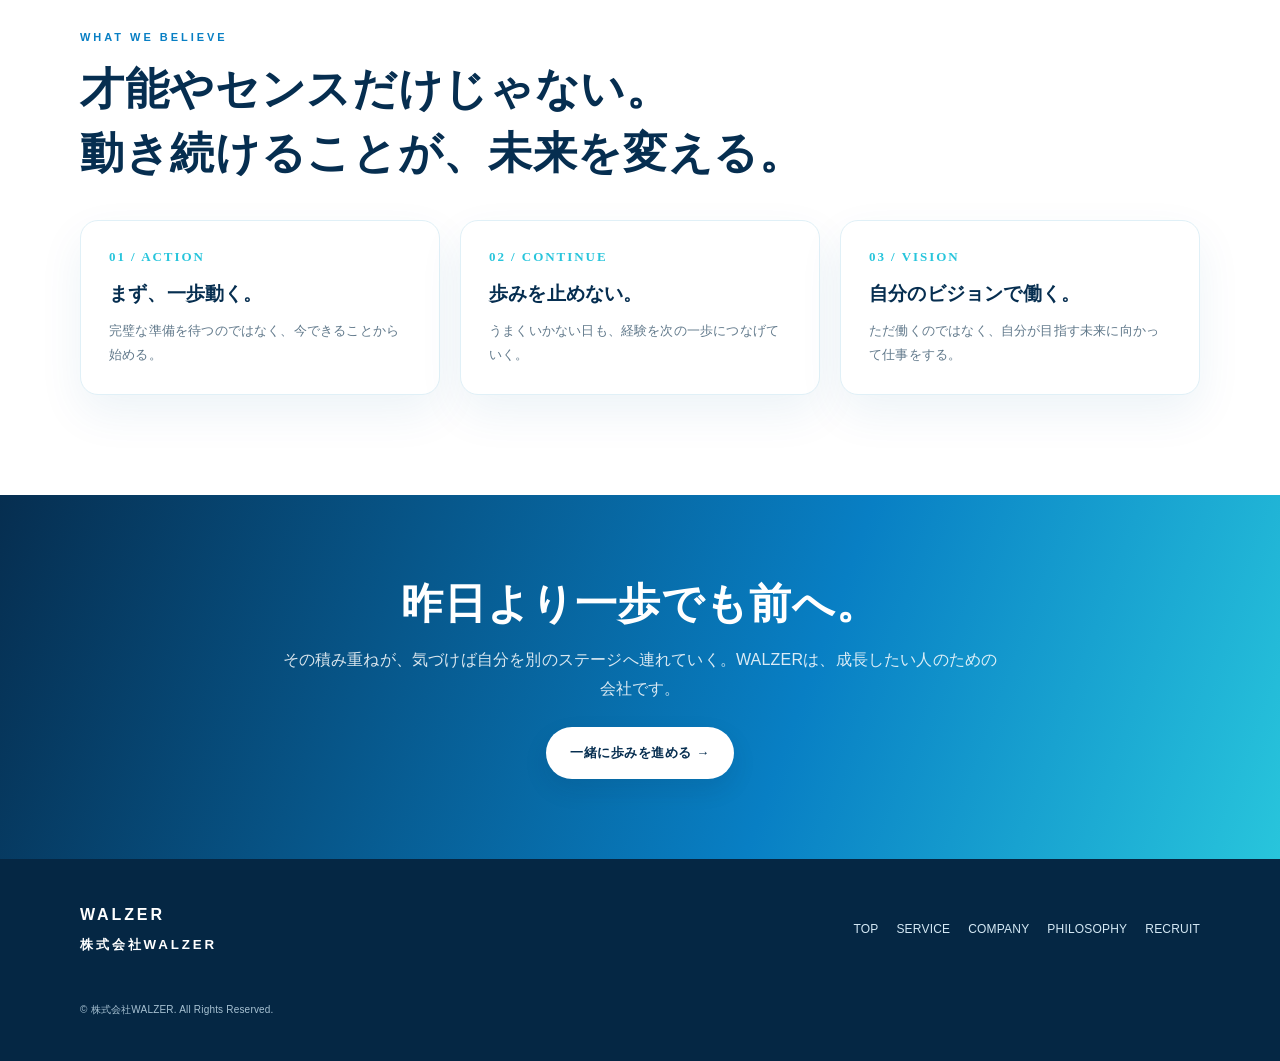
<file: philosophy.html>
<!doctype html><html lang="ja"><head><meta charset="utf-8"><meta name="viewport" content="width=device-width,initial-scale=1"><meta name="description" content="株式会社WALZER 公式サイト"><title>PHILOSOPHY｜株式会社WALZER</title><style>
:root{--navy:#07345b;--blue:#087fbd;--aqua:#35c4d8;--sky:#eaf8ff;--ink:#17334d;--muted:#60778b;--white:#fff}
*{box-sizing:border-box}html{scroll-behavior:smooth}body{margin:0;font-family:"Noto Sans JP","Yu Gothic",sans-serif;color:var(--ink);line-height:1.8;background:#fff}a{color:inherit;text-decoration:none}img{max-width:100%}
.site-header{position:sticky;top:0;z-index:50;background:rgba(255,255,255,.94);backdrop-filter:blur(14px);border-bottom:1px solid #e6f0f6}
.header-inner{max-width:1200px;margin:auto;padding:12px 5%;display:flex;align-items:center;justify-content:space-between;gap:20px}
.brand{display:flex;align-items:center;gap:10px;color:var(--navy);font-weight:900;letter-spacing:.16em}.brand-mark{font: bold 36px Georgia,serif;color:var(--blue);line-height:1}.brand small{display:block;font-size:9px;letter-spacing:.28em;color:#6d879b}
.nav{display:flex;gap:clamp(12px,2vw,28px);align-items:center;font-size:12px;font-weight:700}.nav a{padding:10px 0;position:relative}.nav a:after{content:"";position:absolute;left:0;bottom:4px;width:0;height:2px;background:var(--aqua);transition:.25s}.nav a:hover:after,.nav a[aria-current="page"]:after{width:100%}
.nav .nav-cta{background:linear-gradient(110deg,var(--blue),var(--aqua));color:#fff;padding:10px 17px;border-radius:999px}.nav .nav-cta:after{display:none}
.menu-toggle{display:none;border:0;background:var(--sky);color:var(--navy);border-radius:12px;padding:10px 13px;font-size:20px}
.hero{position:relative;min-height:560px;display:flex;align-items:center;overflow:hidden;background:linear-gradient(115deg,rgba(3,48,88,.82),rgba(8,127,189,.46)),url("https://images.unsplash.com/photo-1470770841072-f978cf4d019e?auto=format&fit=crop&w=2000&q=85") center/cover;color:white}
.hero:after{content:"";position:absolute;inset:auto -5% -130px;height:230px;background:#fff;transform:rotate(-4deg)}
.hero-inner{width:min(1120px,90%);margin:auto;position:relative;z-index:1;padding:95px 0 145px}
.eyebrow{font-size:12px;letter-spacing:.28em;font-weight:800;color:#a9f3ff;text-transform:uppercase}
.hero h1{font-size:clamp(38px,6vw,76px);line-height:1.3;letter-spacing:.04em;margin:20px 0;max-width:850px}
.hero p{max-width:640px;font-size:clamp(14px,1.6vw,18px);color:rgba(255,255,255,.9)}
.hero-actions{display:flex;gap:12px;flex-wrap:wrap;margin-top:30px}
.btn{display:inline-flex;align-items:center;justify-content:center;gap:18px;padding:14px 24px;border-radius:999px;font-weight:800;font-size:13px;transition:.25s}.btn-primary{background:linear-gradient(110deg,var(--blue),var(--aqua));color:white;box-shadow:0 10px 28px rgba(0,105,160,.2)}.btn-white{background:white;color:var(--navy)}.btn-outline{border:1px solid rgba(255,255,255,.7);color:white}.btn:hover{transform:translateY(-3px)}
.section{padding:85px 5%}.container{max-width:1120px;margin:auto}.section-kicker{font-size:11px;letter-spacing:.24em;color:var(--blue);font-weight:900}.section-title{font-size:clamp(28px,4vw,44px);line-height:1.45;margin:10px 0 18px;color:var(--navy)}.lead{color:var(--muted);max-width:760px}
.cards{display:grid;grid-template-columns:repeat(3,1fr);gap:20px;margin-top:35px}.card{background:white;border:1px solid #e5f0f6;border-radius:22px;padding:28px;box-shadow:0 14px 36px rgba(16,86,130,.06)}.card-number{font:700 13px Georgia;color:var(--aqua);letter-spacing:.15em}.card h3{color:var(--navy);font-size:19px;margin:12px 0 8px}.card p{font-size:13px;color:var(--muted);margin:0}
.soft{background:linear-gradient(135deg,#effaff,#f8fdff)}.split{display:grid;grid-template-columns:1fr 1fr;gap:55px;align-items:center}.visual{min-height:360px;border-radius:26px;background:linear-gradient(140deg,rgba(3,58,100,.05),rgba(16,181,210,.05)),url("https://images.unsplash.com/photo-1521737711867-e3b97375f902?auto=format&fit=crop&w=1200&q=85") center/cover;box-shadow:0 20px 50px rgba(11,81,124,.12)}
.band{background:linear-gradient(110deg,#07345b,#087fbd 65%,#35c4d8);color:white;padding:65px 5%;text-align:center}.band h2{font-size:clamp(26px,4vw,42px);line-height:1.4;margin:0 0 12px}.band p{color:rgba(255,255,255,.85);max-width:720px;margin:0 auto 24px}
.page-hero{background:linear-gradient(115deg,#07345b,#087fbd 65%,#35c4d8);color:#fff;padding:76px 5% 82px;position:relative;overflow:hidden}.page-hero:after{content:"";position:absolute;width:440px;height:440px;border:1px solid rgba(255,255,255,.2);border-radius:50%;right:-100px;top:-210px;box-shadow:0 0 0 45px rgba(255,255,255,.05),0 0 0 95px rgba(255,255,255,.04)}.page-hero .container{position:relative;z-index:1}.page-hero h1{font-size:clamp(36px,5vw,58px);margin:10px 0;line-height:1.25}.page-hero p{color:rgba(255,255,255,.86);max-width:700px}
.info-list{border-top:1px solid #dceaf2;margin-top:28px}.info-row{display:grid;grid-template-columns:190px 1fr;gap:20px;padding:20px 8px;border-bottom:1px solid #dceaf2}.info-row strong{color:var(--navy)}
.site-footer{background:#062947;color:#fff;padding:42px 5%}.footer-inner{max-width:1120px;margin:auto;display:flex;justify-content:space-between;gap:25px;align-items:center;flex-wrap:wrap}.footer-brand{font-weight:900;letter-spacing:.18em}.footer-links{display:flex;gap:18px;flex-wrap:wrap;font-size:12px;color:#d5e9f5}.copyright{font-size:10px;color:#a8c2d3;width:100%;margin-top:18px}
@media(max-width:820px){.menu-toggle{display:block}.nav{display:none;position:absolute;top:68px;left:0;right:0;background:#fff;padding:18px 6%;box-shadow:0 16px 24px rgba(0,0,0,.08);flex-direction:column;align-items:stretch;gap:4px}.nav.open{display:flex}.nav a{padding:12px 4px}.nav .nav-cta{text-align:center;margin-top:8px}.hero{min-height:590px}.hero-inner{padding:80px 0 140px}.cards{grid-template-columns:1fr}.split{grid-template-columns:1fr;gap:28px}.visual{min-height:270px}.section{padding:65px 6%}.info-row{grid-template-columns:1fr;gap:3px;padding:15px 5px}}

/* WALZER visual refresh: brighter, sharper, more energetic */
:root{--navy:#062e50;--blue:#087fc4;--aqua:#28c5dc;--sky:#eefaff;--ink:#16364f;--muted:#61798b}
body{background:#fff;color:var(--ink);letter-spacing:.012em}
.site-header{background:rgba(255,255,255,.97);box-shadow:0 5px 24px rgba(8,74,116,.055);border-bottom:1px solid #e9f4f9}
.brand-mark{font-size:40px;font-style:italic;color:#078bc8}
.nav{font-size:11px;letter-spacing:.08em}
.nav a[aria-current="page"]{color:var(--blue)}
.hero{background-image:linear-gradient(110deg,rgba(3,44,78,.73),rgba(0,137,194,.30)),url("https://images.unsplash.com/photo-1470770841072-f978cf4d019e?auto=format&fit=crop&w=2000&q=90");}
.hero:after{background:#fff}
.hero-home{min-height:650px;background-image:linear-gradient(105deg,rgba(2,43,78,.72),rgba(0,144,204,.22)),url("https://images.unsplash.com/photo-1470770841072-f978cf4d019e?auto=format&fit=crop&w=2200&q=90");}
.hero-home .hero-inner{padding-top:110px;padding-bottom:165px}
.hero h1{font-weight:900;letter-spacing:.025em;text-shadow:0 4px 28px rgba(0,35,66,.18)}
.hero h1 span{color:#9ff3ff}
.hero p{font-weight:500;line-height:2.1}
.hero-note{margin-top:55px;font-size:10px;letter-spacing:.28em;color:rgba(255,255,255,.72);font-weight:800}
.hero-orbit{position:absolute;right:8%;top:22%;width:clamp(170px,24vw,330px);height:clamp(170px,24vw,330px);border:1px solid rgba(255,255,255,.35);border-radius:50%;display:grid;place-items:center;color:rgba(255,255,255,.2);font:italic 900 clamp(100px,17vw,230px) Georgia;transform:rotate(-12deg);box-shadow:0 0 0 25px rgba(255,255,255,.045),0 0 0 60px rgba(255,255,255,.035)}
.hero-orbit span{transform:rotate(12deg)}
.page-hero{background:linear-gradient(115deg,#06345b 0%,#087fc4 62%,#35c9dc 100%);padding-top:90px;padding-bottom:95px}
.page-hero h1{font-weight:900;letter-spacing:.025em}
.page-hero p{line-height:2}
.section{padding-top:100px;padding-bottom:100px}
.section-title{font-weight:900;letter-spacing:.015em}
.section-kicker{letter-spacing:.27em}
.soft{background:linear-gradient(135deg,#f1fbff 0%,#e9f8ff 48%,#f9fdff 100%)}
.card{border:1px solid #e0f0f7;border-radius:18px;box-shadow:0 18px 45px rgba(4,91,142,.075);transition:transform .28s,box-shadow .28s}
.card:hover{transform:translateY(-6px);box-shadow:0 24px 55px rgba(4,91,142,.13)}
.card-number{font-weight:900}
.card h3{font-weight:900}
.card-tag{display:inline-block;margin-top:20px;color:#1689bb;font-size:9px;font-weight:900;letter-spacing:.16em}
.visual{position:relative;overflow:hidden;border-radius:22px;background-image:linear-gradient(135deg,rgba(6,64,102,.05),rgba(30,190,218,.10)),url("https://images.unsplash.com/photo-1521737711867-e3b97375f902?auto=format&fit=crop&w=1200&q=90");}
.visual:after{content:"";position:absolute;inset:14px;border:1px solid rgba(255,255,255,.65);border-radius:15px;pointer-events:none}
.visual-bright{background-image:linear-gradient(135deg,rgba(3,68,112,.05),rgba(32,197,220,.04)),url("https://images.unsplash.com/photo-1521737711867-e3b97375f902?auto=format&fit=crop&w=1200&q=90")}
.visual-label{position:absolute;z-index:1;left:28px;bottom:28px;color:white;font-size:clamp(18px,2vw,26px);font-weight:900;line-height:1.3;letter-spacing:.08em;text-shadow:0 2px 14px rgba(0,40,70,.45)}
.text-link{display:inline-flex;gap:25px;align-items:center;margin-top:25px;color:var(--blue);font-size:13px;font-weight:900;border-bottom:1px solid #8ed7ed;padding-bottom:7px}
.text-link b{font-size:18px}
.center-link{text-align:center;margin-top:38px}
.manifesto{text-align:center;max-width:820px;margin:auto;position:relative;padding:25px 0}
.manifesto-mark{font:italic 900 100px Georgia;color:#e2f7fd;line-height:1}
.manifesto .section-title{margin-top:0}
.manifesto-full{max-width:850px;text-align:left}
.manifesto-full .lead{font-size:17px;line-height:2.2}
.band{background:linear-gradient(110deg,#062e50,#087fc4 62%,#28c5dc);padding-top:80px;padding-bottom:80px}
.band h2{font-weight:900;letter-spacing:.025em}
.btn{letter-spacing:.04em}
.btn-primary{background:linear-gradient(110deg,#087fc4,#28c5dc);box-shadow:0 12px 28px rgba(0,129,190,.22)}
.btn-white{box-shadow:0 10px 25px rgba(0,30,60,.10)}
.site-footer{background:#052744}
.info-row strong{font-weight:900}
@media(max-width:820px){
 .hero-home{min-height:620px}
 .hero-orbit{right:-40px;top:12%;opacity:.6}
 .hero-home .hero-inner{padding-top:95px}
 .section{padding-top:70px;padding-bottom:70px}
 .page-hero{padding-top:70px;padding-bottom:75px}
 .manifesto-full .lead{font-size:15px}
}

</style></head><body><header class="site-header"><div class="header-inner"><a class="brand" href="index.html"><span class="brand-mark">W</span><span>WALZER<small>株式会社WALZER</small></span></a><button class="menu-toggle" aria-label="メニュー" aria-expanded="false">☰</button><nav class="nav"><a href="index.html" >TOP</a><a href="service.html" >SERVICE</a><a href="company.html" >COMPANY</a><a href="philosophy.html" aria-current="page">PHILOSOPHY</a><a href="recruit.html" >RECRUIT</a><a class="nav-cta" href="recruit.html">採用情報を見る ↗</a></nav></div></header>

<main><section class="page-hero philosophy-hero"><div class="container"><div class="eyebrow">OUR PHILOSOPHY / KEEP MOVING</div><h1>止まらず、進み続ける。</h1><p>成長したい人が、自分のリズムで一歩を重ねていける場所へ。</p></div></section>
<section class="section"><div class="container manifesto manifesto-full"><div class="section-kicker">WHY WALZER</div><h2 class="section-title">人は、止まった瞬間に<br>成長も止まる。</h2><p class="lead">「変わりたい」と思いながら、動けないまま時間だけが過ぎていく。そんな経験は、誰にでもあるかもしれません。WALZERは、変わりたい気持ちを抱えたまま立ち止まるのではなく、もう一度前を向き、小さくても行動を起こす人を応援する場所でありたいと考えています。</p></div></section>
<section class="section soft"><div class="container split"><div><div class="section-kicker">THE MEANING OF WALZER</div><h2 class="section-title">一歩一歩は小さくても、<br>リズムに乗れば前に進める。</h2><p class="lead">ワルツは、3拍子で前に進み続ける踊り。大きく跳ぶ日もあれば、小さく踏み出す日もある。それでもリズムを刻み続ければ、少しずつ景色は変わっていく。仕事も同じだと、私たちは考えています。</p></div><div class="visual visual-bright"><div class="visual-label">ONE STEP<br>AFTER ANOTHER.</div></div></div></section>
<section class="section"><div class="container"><div class="section-kicker">WHAT WE BELIEVE</div><h2 class="section-title">才能やセンスだけじゃない。<br>動き続けることが、未来を変える。</h2><div class="cards"><article class="card"><div class="card-number">01 / ACTION</div><h3>まず、一歩動く。</h3><p>完璧な準備を待つのではなく、今できることから始める。</p></article><article class="card"><div class="card-number">02 / CONTINUE</div><h3>歩みを止めない。</h3><p>うまくいかない日も、経験を次の一歩につなげていく。</p></article><article class="card"><div class="card-number">03 / VISION</div><h3>自分のビジョンで働く。</h3><p>ただ働くのではなく、自分が目指す未来に向かって仕事をする。</p></article></div></div></section>
<section class="band"><h2>昨日より一歩でも前へ。</h2><p>その積み重ねが、気づけば自分を別のステージへ連れていく。WALZERは、成長したい人のための会社です。</p><a class="btn btn-white" href="recruit.html">一緒に歩みを進める →</a></section></main><footer class="site-footer"><div class="footer-inner"><div class="footer-brand">WALZER<br><small>株式会社WALZER</small></div><div class="footer-links"><a href="index.html">TOP</a><a href="service.html">SERVICE</a><a href="company.html">COMPANY</a><a href="philosophy.html">PHILOSOPHY</a><a href="recruit.html">RECRUIT</a></div><div class="copyright">© 株式会社WALZER. All Rights Reserved.</div></div></footer><script>const t=document.querySelector('.menu-toggle'),n=document.querySelector('.nav');t.addEventListener('click',()=>{const o=n.classList.toggle('open');t.setAttribute('aria-expanded',o);t.textContent=o?'×':'☰'});n.querySelectorAll('a').forEach(a=>a.addEventListener('click',()=>{n.classList.remove('open');t.setAttribute('aria-expanded','false');t.textContent='☰'}));</script></body></html>
</file>
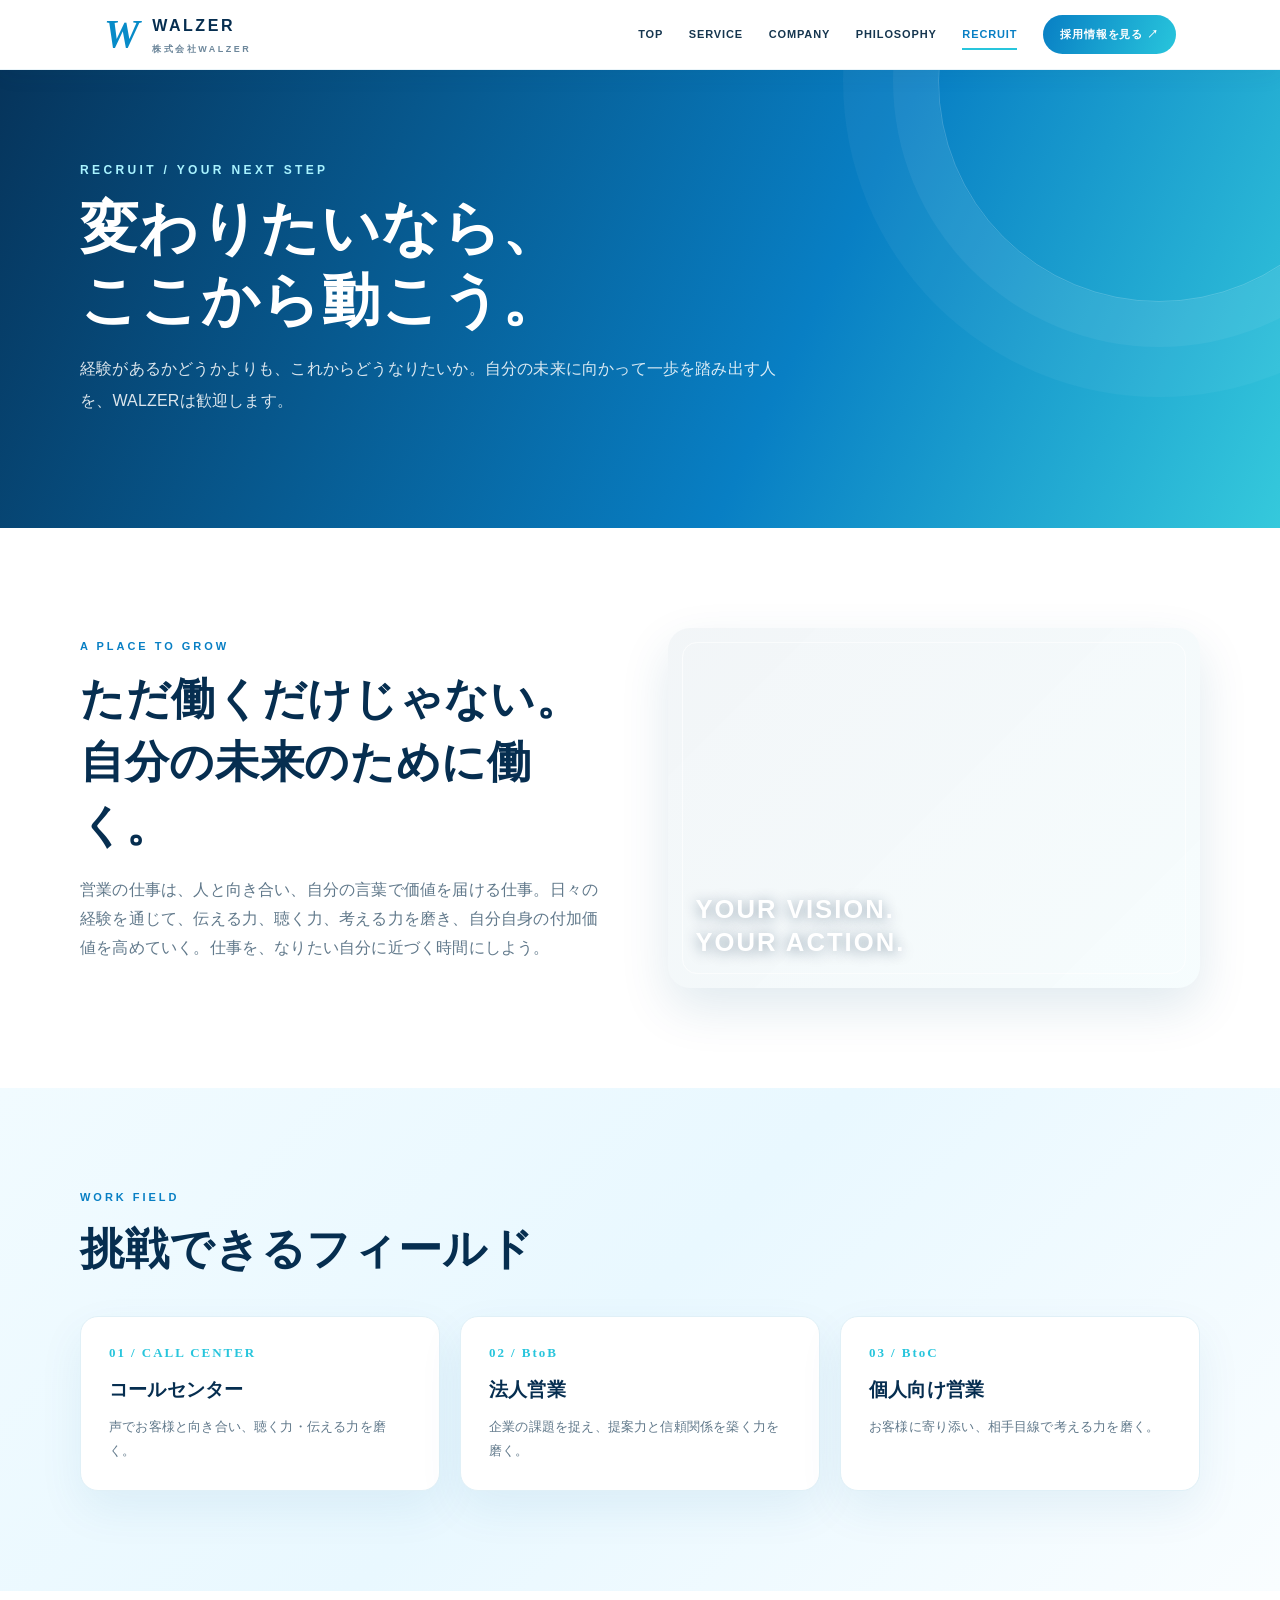
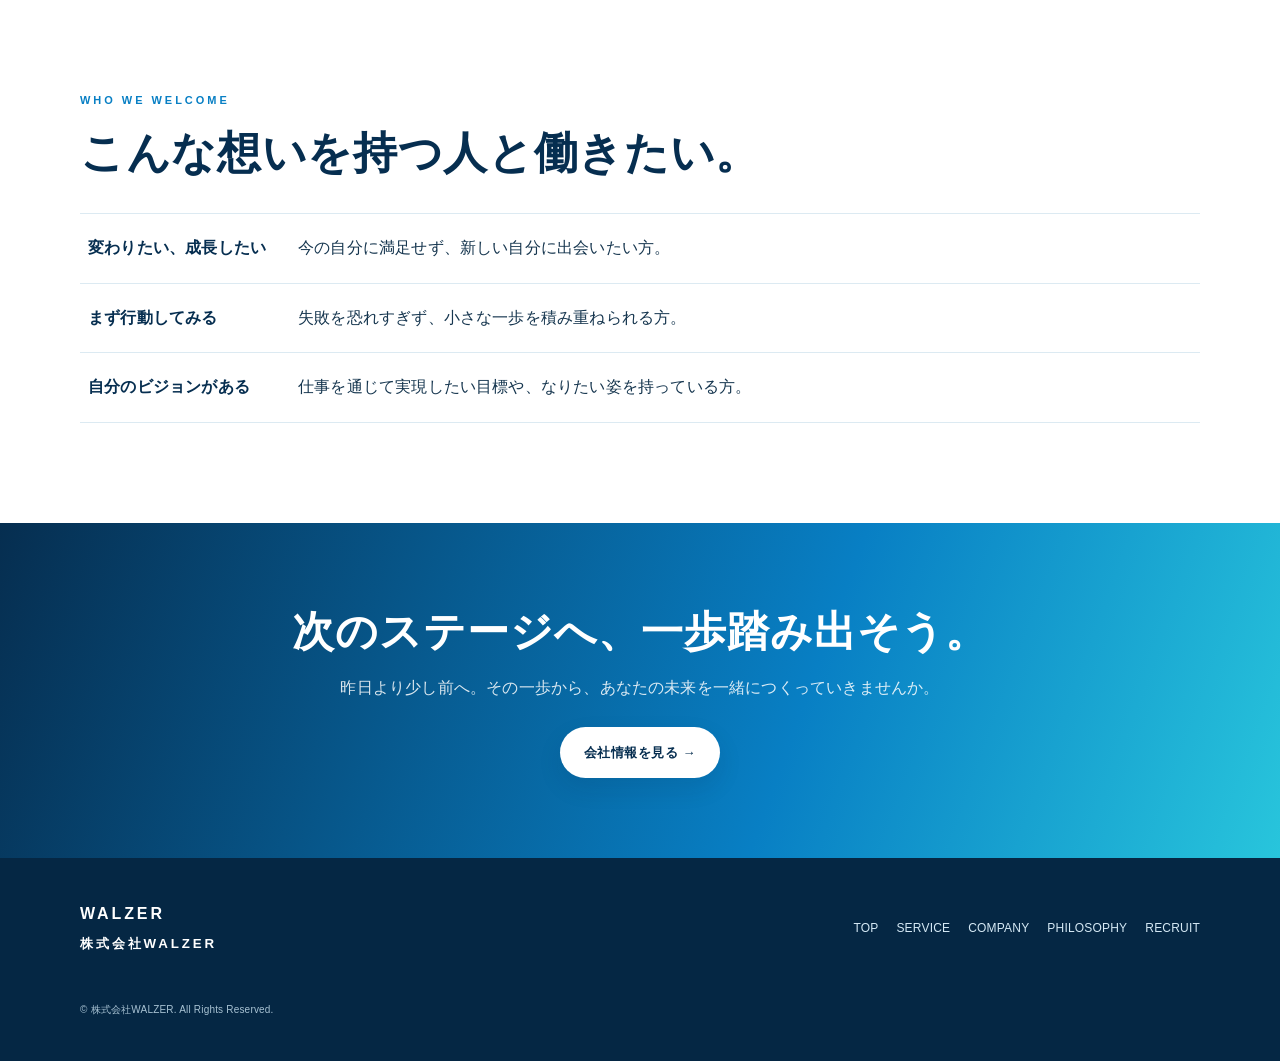
<file: recruit.html>
<!doctype html><html lang="ja"><head><meta charset="utf-8"><meta name="viewport" content="width=device-width,initial-scale=1"><meta name="description" content="株式会社WALZER 公式サイト"><title>RECRUIT｜株式会社WALZER</title><style>
:root{--navy:#07345b;--blue:#087fbd;--aqua:#35c4d8;--sky:#eaf8ff;--ink:#17334d;--muted:#60778b;--white:#fff}
*{box-sizing:border-box}html{scroll-behavior:smooth}body{margin:0;font-family:"Noto Sans JP","Yu Gothic",sans-serif;color:var(--ink);line-height:1.8;background:#fff}a{color:inherit;text-decoration:none}img{max-width:100%}
.site-header{position:sticky;top:0;z-index:50;background:rgba(255,255,255,.94);backdrop-filter:blur(14px);border-bottom:1px solid #e6f0f6}
.header-inner{max-width:1200px;margin:auto;padding:12px 5%;display:flex;align-items:center;justify-content:space-between;gap:20px}
.brand{display:flex;align-items:center;gap:10px;color:var(--navy);font-weight:900;letter-spacing:.16em}.brand-mark{font: bold 36px Georgia,serif;color:var(--blue);line-height:1}.brand small{display:block;font-size:9px;letter-spacing:.28em;color:#6d879b}
.nav{display:flex;gap:clamp(12px,2vw,28px);align-items:center;font-size:12px;font-weight:700}.nav a{padding:10px 0;position:relative}.nav a:after{content:"";position:absolute;left:0;bottom:4px;width:0;height:2px;background:var(--aqua);transition:.25s}.nav a:hover:after,.nav a[aria-current="page"]:after{width:100%}
.nav .nav-cta{background:linear-gradient(110deg,var(--blue),var(--aqua));color:#fff;padding:10px 17px;border-radius:999px}.nav .nav-cta:after{display:none}
.menu-toggle{display:none;border:0;background:var(--sky);color:var(--navy);border-radius:12px;padding:10px 13px;font-size:20px}
.hero{position:relative;min-height:560px;display:flex;align-items:center;overflow:hidden;background:linear-gradient(115deg,rgba(3,48,88,.82),rgba(8,127,189,.46)),url("https://images.unsplash.com/photo-1470770841072-f978cf4d019e?auto=format&fit=crop&w=2000&q=85") center/cover;color:white}
.hero:after{content:"";position:absolute;inset:auto -5% -130px;height:230px;background:#fff;transform:rotate(-4deg)}
.hero-inner{width:min(1120px,90%);margin:auto;position:relative;z-index:1;padding:95px 0 145px}
.eyebrow{font-size:12px;letter-spacing:.28em;font-weight:800;color:#a9f3ff;text-transform:uppercase}
.hero h1{font-size:clamp(38px,6vw,76px);line-height:1.3;letter-spacing:.04em;margin:20px 0;max-width:850px}
.hero p{max-width:640px;font-size:clamp(14px,1.6vw,18px);color:rgba(255,255,255,.9)}
.hero-actions{display:flex;gap:12px;flex-wrap:wrap;margin-top:30px}
.btn{display:inline-flex;align-items:center;justify-content:center;gap:18px;padding:14px 24px;border-radius:999px;font-weight:800;font-size:13px;transition:.25s}.btn-primary{background:linear-gradient(110deg,var(--blue),var(--aqua));color:white;box-shadow:0 10px 28px rgba(0,105,160,.2)}.btn-white{background:white;color:var(--navy)}.btn-outline{border:1px solid rgba(255,255,255,.7);color:white}.btn:hover{transform:translateY(-3px)}
.section{padding:85px 5%}.container{max-width:1120px;margin:auto}.section-kicker{font-size:11px;letter-spacing:.24em;color:var(--blue);font-weight:900}.section-title{font-size:clamp(28px,4vw,44px);line-height:1.45;margin:10px 0 18px;color:var(--navy)}.lead{color:var(--muted);max-width:760px}
.cards{display:grid;grid-template-columns:repeat(3,1fr);gap:20px;margin-top:35px}.card{background:white;border:1px solid #e5f0f6;border-radius:22px;padding:28px;box-shadow:0 14px 36px rgba(16,86,130,.06)}.card-number{font:700 13px Georgia;color:var(--aqua);letter-spacing:.15em}.card h3{color:var(--navy);font-size:19px;margin:12px 0 8px}.card p{font-size:13px;color:var(--muted);margin:0}
.soft{background:linear-gradient(135deg,#effaff,#f8fdff)}.split{display:grid;grid-template-columns:1fr 1fr;gap:55px;align-items:center}.visual{min-height:360px;border-radius:26px;background:linear-gradient(140deg,rgba(3,58,100,.05),rgba(16,181,210,.05)),url("https://images.unsplash.com/photo-1521737711867-e3b97375f902?auto=format&fit=crop&w=1200&q=85") center/cover;box-shadow:0 20px 50px rgba(11,81,124,.12)}
.band{background:linear-gradient(110deg,#07345b,#087fbd 65%,#35c4d8);color:white;padding:65px 5%;text-align:center}.band h2{font-size:clamp(26px,4vw,42px);line-height:1.4;margin:0 0 12px}.band p{color:rgba(255,255,255,.85);max-width:720px;margin:0 auto 24px}
.page-hero{background:linear-gradient(115deg,#07345b,#087fbd 65%,#35c4d8);color:#fff;padding:76px 5% 82px;position:relative;overflow:hidden}.page-hero:after{content:"";position:absolute;width:440px;height:440px;border:1px solid rgba(255,255,255,.2);border-radius:50%;right:-100px;top:-210px;box-shadow:0 0 0 45px rgba(255,255,255,.05),0 0 0 95px rgba(255,255,255,.04)}.page-hero .container{position:relative;z-index:1}.page-hero h1{font-size:clamp(36px,5vw,58px);margin:10px 0;line-height:1.25}.page-hero p{color:rgba(255,255,255,.86);max-width:700px}
.info-list{border-top:1px solid #dceaf2;margin-top:28px}.info-row{display:grid;grid-template-columns:190px 1fr;gap:20px;padding:20px 8px;border-bottom:1px solid #dceaf2}.info-row strong{color:var(--navy)}
.site-footer{background:#062947;color:#fff;padding:42px 5%}.footer-inner{max-width:1120px;margin:auto;display:flex;justify-content:space-between;gap:25px;align-items:center;flex-wrap:wrap}.footer-brand{font-weight:900;letter-spacing:.18em}.footer-links{display:flex;gap:18px;flex-wrap:wrap;font-size:12px;color:#d5e9f5}.copyright{font-size:10px;color:#a8c2d3;width:100%;margin-top:18px}
@media(max-width:820px){.menu-toggle{display:block}.nav{display:none;position:absolute;top:68px;left:0;right:0;background:#fff;padding:18px 6%;box-shadow:0 16px 24px rgba(0,0,0,.08);flex-direction:column;align-items:stretch;gap:4px}.nav.open{display:flex}.nav a{padding:12px 4px}.nav .nav-cta{text-align:center;margin-top:8px}.hero{min-height:590px}.hero-inner{padding:80px 0 140px}.cards{grid-template-columns:1fr}.split{grid-template-columns:1fr;gap:28px}.visual{min-height:270px}.section{padding:65px 6%}.info-row{grid-template-columns:1fr;gap:3px;padding:15px 5px}}

/* WALZER visual refresh: brighter, sharper, more energetic */
:root{--navy:#062e50;--blue:#087fc4;--aqua:#28c5dc;--sky:#eefaff;--ink:#16364f;--muted:#61798b}
body{background:#fff;color:var(--ink);letter-spacing:.012em}
.site-header{background:rgba(255,255,255,.97);box-shadow:0 5px 24px rgba(8,74,116,.055);border-bottom:1px solid #e9f4f9}
.brand-mark{font-size:40px;font-style:italic;color:#078bc8}
.nav{font-size:11px;letter-spacing:.08em}
.nav a[aria-current="page"]{color:var(--blue)}
.hero{background-image:linear-gradient(110deg,rgba(3,44,78,.73),rgba(0,137,194,.30)),url("https://images.unsplash.com/photo-1470770841072-f978cf4d019e?auto=format&fit=crop&w=2000&q=90");}
.hero:after{background:#fff}
.hero-home{min-height:650px;background-image:linear-gradient(105deg,rgba(2,43,78,.72),rgba(0,144,204,.22)),url("https://images.unsplash.com/photo-1470770841072-f978cf4d019e?auto=format&fit=crop&w=2200&q=90");}
.hero-home .hero-inner{padding-top:110px;padding-bottom:165px}
.hero h1{font-weight:900;letter-spacing:.025em;text-shadow:0 4px 28px rgba(0,35,66,.18)}
.hero h1 span{color:#9ff3ff}
.hero p{font-weight:500;line-height:2.1}
.hero-note{margin-top:55px;font-size:10px;letter-spacing:.28em;color:rgba(255,255,255,.72);font-weight:800}
.hero-orbit{position:absolute;right:8%;top:22%;width:clamp(170px,24vw,330px);height:clamp(170px,24vw,330px);border:1px solid rgba(255,255,255,.35);border-radius:50%;display:grid;place-items:center;color:rgba(255,255,255,.2);font:italic 900 clamp(100px,17vw,230px) Georgia;transform:rotate(-12deg);box-shadow:0 0 0 25px rgba(255,255,255,.045),0 0 0 60px rgba(255,255,255,.035)}
.hero-orbit span{transform:rotate(12deg)}
.page-hero{background:linear-gradient(115deg,#06345b 0%,#087fc4 62%,#35c9dc 100%);padding-top:90px;padding-bottom:95px}
.page-hero h1{font-weight:900;letter-spacing:.025em}
.page-hero p{line-height:2}
.section{padding-top:100px;padding-bottom:100px}
.section-title{font-weight:900;letter-spacing:.015em}
.section-kicker{letter-spacing:.27em}
.soft{background:linear-gradient(135deg,#f1fbff 0%,#e9f8ff 48%,#f9fdff 100%)}
.card{border:1px solid #e0f0f7;border-radius:18px;box-shadow:0 18px 45px rgba(4,91,142,.075);transition:transform .28s,box-shadow .28s}
.card:hover{transform:translateY(-6px);box-shadow:0 24px 55px rgba(4,91,142,.13)}
.card-number{font-weight:900}
.card h3{font-weight:900}
.card-tag{display:inline-block;margin-top:20px;color:#1689bb;font-size:9px;font-weight:900;letter-spacing:.16em}
.visual{position:relative;overflow:hidden;border-radius:22px;background-image:linear-gradient(135deg,rgba(6,64,102,.05),rgba(30,190,218,.10)),url("https://images.unsplash.com/photo-1521737711867-e3b97375f902?auto=format&fit=crop&w=1200&q=90");}
.visual:after{content:"";position:absolute;inset:14px;border:1px solid rgba(255,255,255,.65);border-radius:15px;pointer-events:none}
.visual-bright{background-image:linear-gradient(135deg,rgba(3,68,112,.05),rgba(32,197,220,.04)),url("https://images.unsplash.com/photo-1521737711867-e3b97375f902?auto=format&fit=crop&w=1200&q=90")}
.visual-label{position:absolute;z-index:1;left:28px;bottom:28px;color:white;font-size:clamp(18px,2vw,26px);font-weight:900;line-height:1.3;letter-spacing:.08em;text-shadow:0 2px 14px rgba(0,40,70,.45)}
.text-link{display:inline-flex;gap:25px;align-items:center;margin-top:25px;color:var(--blue);font-size:13px;font-weight:900;border-bottom:1px solid #8ed7ed;padding-bottom:7px}
.text-link b{font-size:18px}
.center-link{text-align:center;margin-top:38px}
.manifesto{text-align:center;max-width:820px;margin:auto;position:relative;padding:25px 0}
.manifesto-mark{font:italic 900 100px Georgia;color:#e2f7fd;line-height:1}
.manifesto .section-title{margin-top:0}
.manifesto-full{max-width:850px;text-align:left}
.manifesto-full .lead{font-size:17px;line-height:2.2}
.band{background:linear-gradient(110deg,#062e50,#087fc4 62%,#28c5dc);padding-top:80px;padding-bottom:80px}
.band h2{font-weight:900;letter-spacing:.025em}
.btn{letter-spacing:.04em}
.btn-primary{background:linear-gradient(110deg,#087fc4,#28c5dc);box-shadow:0 12px 28px rgba(0,129,190,.22)}
.btn-white{box-shadow:0 10px 25px rgba(0,30,60,.10)}
.site-footer{background:#052744}
.info-row strong{font-weight:900}
@media(max-width:820px){
 .hero-home{min-height:620px}
 .hero-orbit{right:-40px;top:12%;opacity:.6}
 .hero-home .hero-inner{padding-top:95px}
 .section{padding-top:70px;padding-bottom:70px}
 .page-hero{padding-top:70px;padding-bottom:75px}
 .manifesto-full .lead{font-size:15px}
}

</style></head><body><header class="site-header"><div class="header-inner"><a class="brand" href="index.html"><span class="brand-mark">W</span><span>WALZER<small>株式会社WALZER</small></span></a><button class="menu-toggle" aria-label="メニュー" aria-expanded="false">☰</button><nav class="nav"><a href="index.html" >TOP</a><a href="service.html" >SERVICE</a><a href="company.html" >COMPANY</a><a href="philosophy.html" >PHILOSOPHY</a><a href="recruit.html" aria-current="page">RECRUIT</a><a class="nav-cta" href="recruit.html">採用情報を見る ↗</a></nav></div></header>

<main><section class="page-hero recruit-hero"><div class="container"><div class="eyebrow">RECRUIT / YOUR NEXT STEP</div><h1>変わりたいなら、<br>ここから動こう。</h1><p>経験があるかどうかよりも、これからどうなりたいか。自分の未来に向かって一歩を踏み出す人を、WALZERは歓迎します。</p></div></section>
<section class="section"><div class="container split"><div><div class="section-kicker">A PLACE TO GROW</div><h2 class="section-title">ただ働くだけじゃない。<br>自分の未来のために働く。</h2><p class="lead">営業の仕事は、人と向き合い、自分の言葉で価値を届ける仕事。日々の経験を通じて、伝える力、聴く力、考える力を磨き、自分自身の付加価値を高めていく。仕事を、なりたい自分に近づく時間にしよう。</p></div><div class="visual visual-bright"><div class="visual-label">YOUR VISION.<br>YOUR ACTION.</div></div></div></section>
<section class="section soft"><div class="container"><div class="section-kicker">WORK FIELD</div><h2 class="section-title">挑戦できるフィールド</h2><div class="cards"><article class="card"><div class="card-number">01 / CALL CENTER</div><h3>コールセンター</h3><p>声でお客様と向き合い、聴く力・伝える力を磨く。</p></article><article class="card"><div class="card-number">02 / BtoB</div><h3>法人営業</h3><p>企業の課題を捉え、提案力と信頼関係を築く力を磨く。</p></article><article class="card"><div class="card-number">03 / BtoC</div><h3>個人向け営業</h3><p>お客様に寄り添い、相手目線で考える力を磨く。</p></article></div></div></section>
<section class="section"><div class="container"><div class="section-kicker">WHO WE WELCOME</div><h2 class="section-title">こんな想いを持つ人と働きたい。</h2><div class="info-list"><div class="info-row"><strong>変わりたい、成長したい</strong><span>今の自分に満足せず、新しい自分に出会いたい方。</span></div><div class="info-row"><strong>まず行動してみる</strong><span>失敗を恐れすぎず、小さな一歩を積み重ねられる方。</span></div><div class="info-row"><strong>自分のビジョンがある</strong><span>仕事を通じて実現したい目標や、なりたい姿を持っている方。</span></div></div></div></section>
<section class="band"><h2>次のステージへ、一歩踏み出そう。</h2><p>昨日より少し前へ。その一歩から、あなたの未来を一緒につくっていきませんか。</p><a class="btn btn-white" href="company.html">会社情報を見る →</a></section></main><footer class="site-footer"><div class="footer-inner"><div class="footer-brand">WALZER<br><small>株式会社WALZER</small></div><div class="footer-links"><a href="index.html">TOP</a><a href="service.html">SERVICE</a><a href="company.html">COMPANY</a><a href="philosophy.html">PHILOSOPHY</a><a href="recruit.html">RECRUIT</a></div><div class="copyright">© 株式会社WALZER. All Rights Reserved.</div></div></footer><script>const t=document.querySelector('.menu-toggle'),n=document.querySelector('.nav');t.addEventListener('click',()=>{const o=n.classList.toggle('open');t.setAttribute('aria-expanded',o);t.textContent=o?'×':'☰'});n.querySelectorAll('a').forEach(a=>a.addEventListener('click',()=>{n.classList.remove('open');t.setAttribute('aria-expanded','false');t.textContent='☰'}));</script></body></html>
</file>
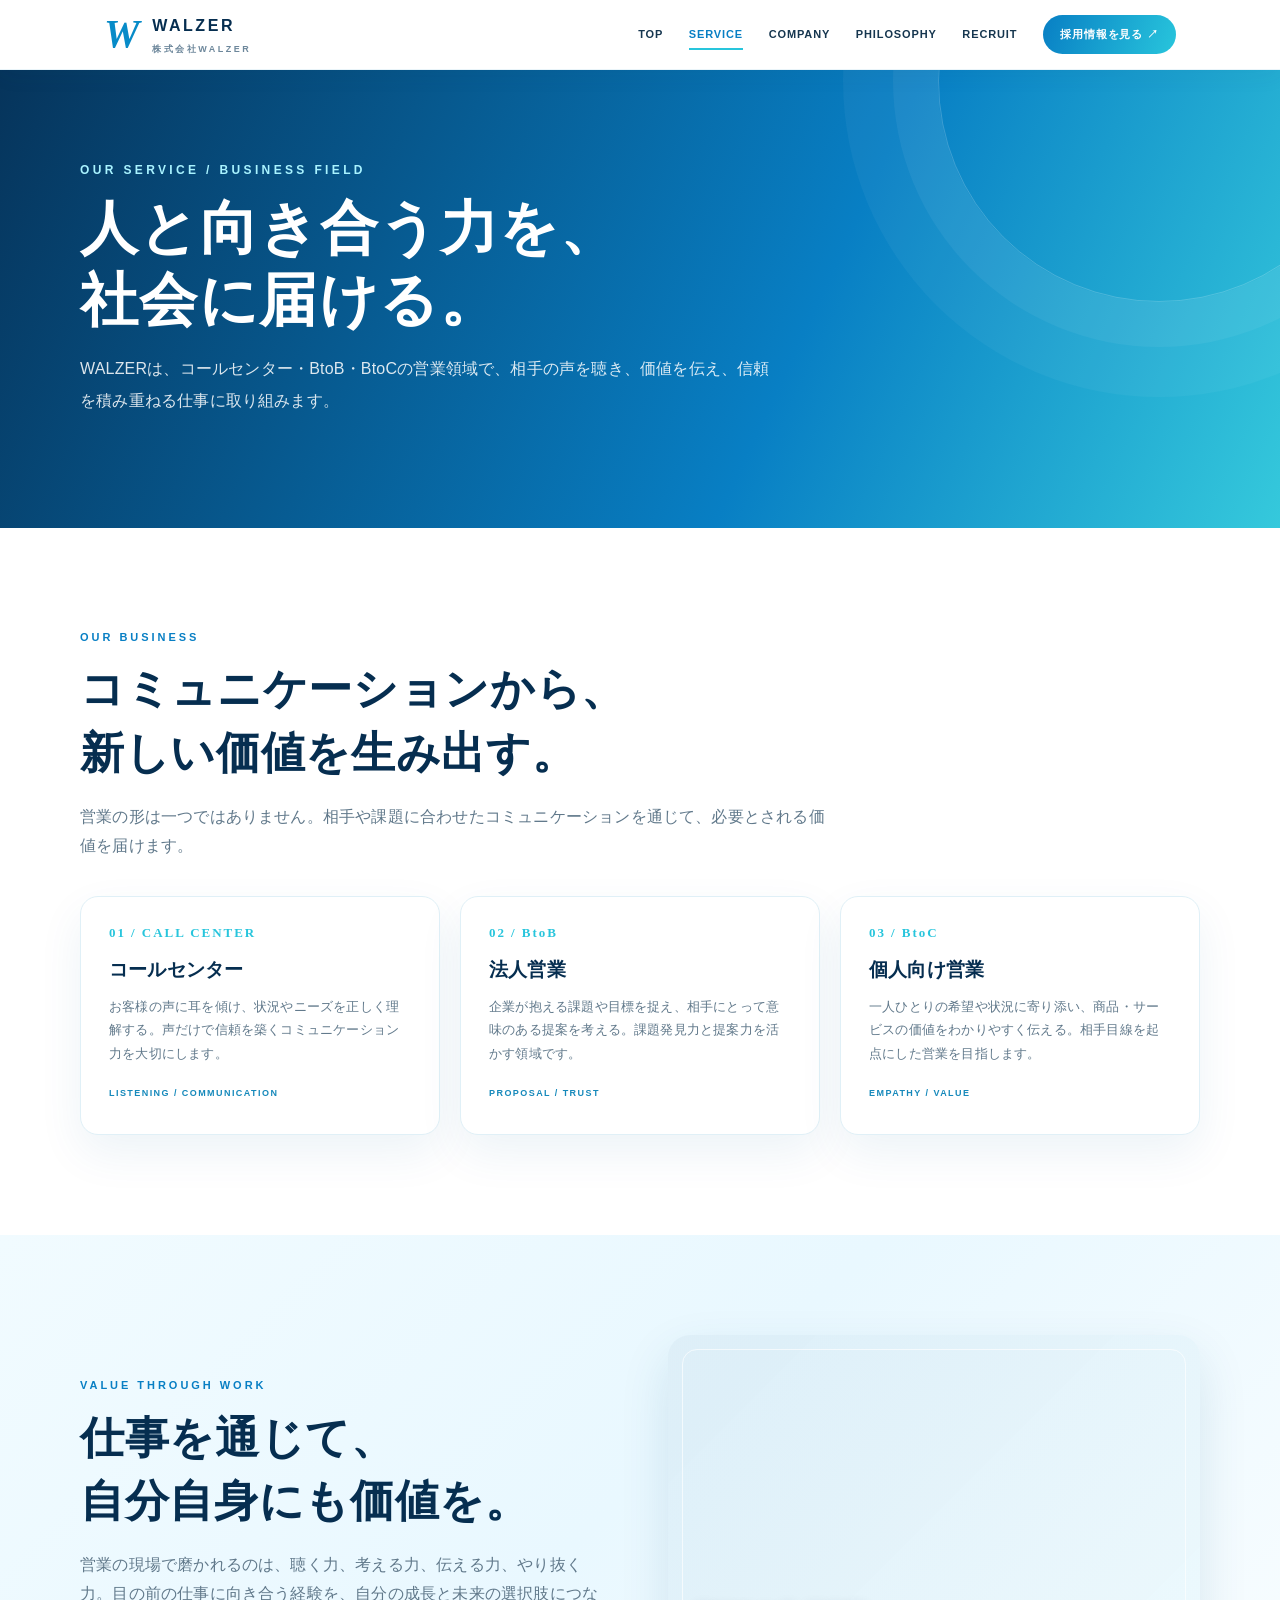
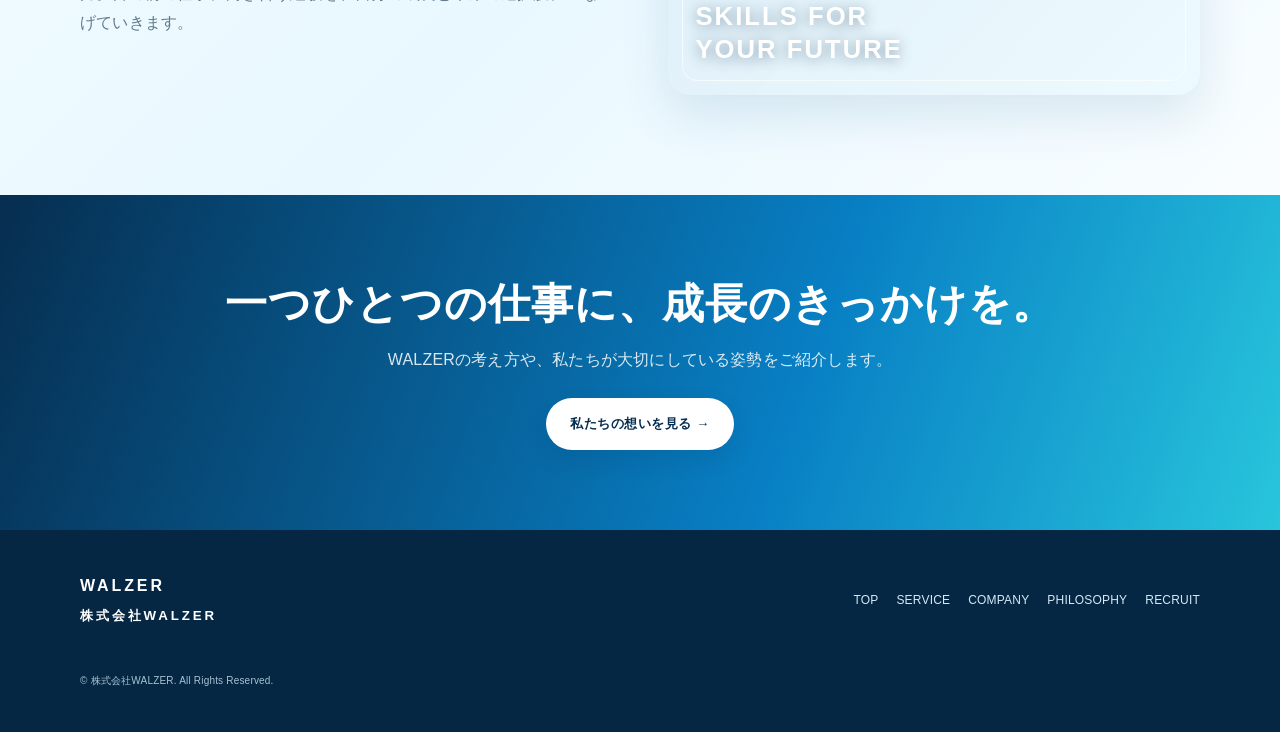
<file: service.html>
<!doctype html><html lang="ja"><head><meta charset="utf-8"><meta name="viewport" content="width=device-width,initial-scale=1"><meta name="description" content="株式会社WALZER 公式サイト"><title>SERVICE｜株式会社WALZER</title><style>
:root{--navy:#07345b;--blue:#087fbd;--aqua:#35c4d8;--sky:#eaf8ff;--ink:#17334d;--muted:#60778b;--white:#fff}
*{box-sizing:border-box}html{scroll-behavior:smooth}body{margin:0;font-family:"Noto Sans JP","Yu Gothic",sans-serif;color:var(--ink);line-height:1.8;background:#fff}a{color:inherit;text-decoration:none}img{max-width:100%}
.site-header{position:sticky;top:0;z-index:50;background:rgba(255,255,255,.94);backdrop-filter:blur(14px);border-bottom:1px solid #e6f0f6}
.header-inner{max-width:1200px;margin:auto;padding:12px 5%;display:flex;align-items:center;justify-content:space-between;gap:20px}
.brand{display:flex;align-items:center;gap:10px;color:var(--navy);font-weight:900;letter-spacing:.16em}.brand-mark{font: bold 36px Georgia,serif;color:var(--blue);line-height:1}.brand small{display:block;font-size:9px;letter-spacing:.28em;color:#6d879b}
.nav{display:flex;gap:clamp(12px,2vw,28px);align-items:center;font-size:12px;font-weight:700}.nav a{padding:10px 0;position:relative}.nav a:after{content:"";position:absolute;left:0;bottom:4px;width:0;height:2px;background:var(--aqua);transition:.25s}.nav a:hover:after,.nav a[aria-current="page"]:after{width:100%}
.nav .nav-cta{background:linear-gradient(110deg,var(--blue),var(--aqua));color:#fff;padding:10px 17px;border-radius:999px}.nav .nav-cta:after{display:none}
.menu-toggle{display:none;border:0;background:var(--sky);color:var(--navy);border-radius:12px;padding:10px 13px;font-size:20px}
.hero{position:relative;min-height:560px;display:flex;align-items:center;overflow:hidden;background:linear-gradient(115deg,rgba(3,48,88,.82),rgba(8,127,189,.46)),url("https://images.unsplash.com/photo-1470770841072-f978cf4d019e?auto=format&fit=crop&w=2000&q=85") center/cover;color:white}
.hero:after{content:"";position:absolute;inset:auto -5% -130px;height:230px;background:#fff;transform:rotate(-4deg)}
.hero-inner{width:min(1120px,90%);margin:auto;position:relative;z-index:1;padding:95px 0 145px}
.eyebrow{font-size:12px;letter-spacing:.28em;font-weight:800;color:#a9f3ff;text-transform:uppercase}
.hero h1{font-size:clamp(38px,6vw,76px);line-height:1.3;letter-spacing:.04em;margin:20px 0;max-width:850px}
.hero p{max-width:640px;font-size:clamp(14px,1.6vw,18px);color:rgba(255,255,255,.9)}
.hero-actions{display:flex;gap:12px;flex-wrap:wrap;margin-top:30px}
.btn{display:inline-flex;align-items:center;justify-content:center;gap:18px;padding:14px 24px;border-radius:999px;font-weight:800;font-size:13px;transition:.25s}.btn-primary{background:linear-gradient(110deg,var(--blue),var(--aqua));color:white;box-shadow:0 10px 28px rgba(0,105,160,.2)}.btn-white{background:white;color:var(--navy)}.btn-outline{border:1px solid rgba(255,255,255,.7);color:white}.btn:hover{transform:translateY(-3px)}
.section{padding:85px 5%}.container{max-width:1120px;margin:auto}.section-kicker{font-size:11px;letter-spacing:.24em;color:var(--blue);font-weight:900}.section-title{font-size:clamp(28px,4vw,44px);line-height:1.45;margin:10px 0 18px;color:var(--navy)}.lead{color:var(--muted);max-width:760px}
.cards{display:grid;grid-template-columns:repeat(3,1fr);gap:20px;margin-top:35px}.card{background:white;border:1px solid #e5f0f6;border-radius:22px;padding:28px;box-shadow:0 14px 36px rgba(16,86,130,.06)}.card-number{font:700 13px Georgia;color:var(--aqua);letter-spacing:.15em}.card h3{color:var(--navy);font-size:19px;margin:12px 0 8px}.card p{font-size:13px;color:var(--muted);margin:0}
.soft{background:linear-gradient(135deg,#effaff,#f8fdff)}.split{display:grid;grid-template-columns:1fr 1fr;gap:55px;align-items:center}.visual{min-height:360px;border-radius:26px;background:linear-gradient(140deg,rgba(3,58,100,.05),rgba(16,181,210,.05)),url("https://images.unsplash.com/photo-1521737711867-e3b97375f902?auto=format&fit=crop&w=1200&q=85") center/cover;box-shadow:0 20px 50px rgba(11,81,124,.12)}
.band{background:linear-gradient(110deg,#07345b,#087fbd 65%,#35c4d8);color:white;padding:65px 5%;text-align:center}.band h2{font-size:clamp(26px,4vw,42px);line-height:1.4;margin:0 0 12px}.band p{color:rgba(255,255,255,.85);max-width:720px;margin:0 auto 24px}
.page-hero{background:linear-gradient(115deg,#07345b,#087fbd 65%,#35c4d8);color:#fff;padding:76px 5% 82px;position:relative;overflow:hidden}.page-hero:after{content:"";position:absolute;width:440px;height:440px;border:1px solid rgba(255,255,255,.2);border-radius:50%;right:-100px;top:-210px;box-shadow:0 0 0 45px rgba(255,255,255,.05),0 0 0 95px rgba(255,255,255,.04)}.page-hero .container{position:relative;z-index:1}.page-hero h1{font-size:clamp(36px,5vw,58px);margin:10px 0;line-height:1.25}.page-hero p{color:rgba(255,255,255,.86);max-width:700px}
.info-list{border-top:1px solid #dceaf2;margin-top:28px}.info-row{display:grid;grid-template-columns:190px 1fr;gap:20px;padding:20px 8px;border-bottom:1px solid #dceaf2}.info-row strong{color:var(--navy)}
.site-footer{background:#062947;color:#fff;padding:42px 5%}.footer-inner{max-width:1120px;margin:auto;display:flex;justify-content:space-between;gap:25px;align-items:center;flex-wrap:wrap}.footer-brand{font-weight:900;letter-spacing:.18em}.footer-links{display:flex;gap:18px;flex-wrap:wrap;font-size:12px;color:#d5e9f5}.copyright{font-size:10px;color:#a8c2d3;width:100%;margin-top:18px}
@media(max-width:820px){.menu-toggle{display:block}.nav{display:none;position:absolute;top:68px;left:0;right:0;background:#fff;padding:18px 6%;box-shadow:0 16px 24px rgba(0,0,0,.08);flex-direction:column;align-items:stretch;gap:4px}.nav.open{display:flex}.nav a{padding:12px 4px}.nav .nav-cta{text-align:center;margin-top:8px}.hero{min-height:590px}.hero-inner{padding:80px 0 140px}.cards{grid-template-columns:1fr}.split{grid-template-columns:1fr;gap:28px}.visual{min-height:270px}.section{padding:65px 6%}.info-row{grid-template-columns:1fr;gap:3px;padding:15px 5px}}

/* WALZER visual refresh: brighter, sharper, more energetic */
:root{--navy:#062e50;--blue:#087fc4;--aqua:#28c5dc;--sky:#eefaff;--ink:#16364f;--muted:#61798b}
body{background:#fff;color:var(--ink);letter-spacing:.012em}
.site-header{background:rgba(255,255,255,.97);box-shadow:0 5px 24px rgba(8,74,116,.055);border-bottom:1px solid #e9f4f9}
.brand-mark{font-size:40px;font-style:italic;color:#078bc8}
.nav{font-size:11px;letter-spacing:.08em}
.nav a[aria-current="page"]{color:var(--blue)}
.hero{background-image:linear-gradient(110deg,rgba(3,44,78,.73),rgba(0,137,194,.30)),url("https://images.unsplash.com/photo-1470770841072-f978cf4d019e?auto=format&fit=crop&w=2000&q=90");}
.hero:after{background:#fff}
.hero-home{min-height:650px;background-image:linear-gradient(105deg,rgba(2,43,78,.72),rgba(0,144,204,.22)),url("https://images.unsplash.com/photo-1470770841072-f978cf4d019e?auto=format&fit=crop&w=2200&q=90");}
.hero-home .hero-inner{padding-top:110px;padding-bottom:165px}
.hero h1{font-weight:900;letter-spacing:.025em;text-shadow:0 4px 28px rgba(0,35,66,.18)}
.hero h1 span{color:#9ff3ff}
.hero p{font-weight:500;line-height:2.1}
.hero-note{margin-top:55px;font-size:10px;letter-spacing:.28em;color:rgba(255,255,255,.72);font-weight:800}
.hero-orbit{position:absolute;right:8%;top:22%;width:clamp(170px,24vw,330px);height:clamp(170px,24vw,330px);border:1px solid rgba(255,255,255,.35);border-radius:50%;display:grid;place-items:center;color:rgba(255,255,255,.2);font:italic 900 clamp(100px,17vw,230px) Georgia;transform:rotate(-12deg);box-shadow:0 0 0 25px rgba(255,255,255,.045),0 0 0 60px rgba(255,255,255,.035)}
.hero-orbit span{transform:rotate(12deg)}
.page-hero{background:linear-gradient(115deg,#06345b 0%,#087fc4 62%,#35c9dc 100%);padding-top:90px;padding-bottom:95px}
.page-hero h1{font-weight:900;letter-spacing:.025em}
.page-hero p{line-height:2}
.section{padding-top:100px;padding-bottom:100px}
.section-title{font-weight:900;letter-spacing:.015em}
.section-kicker{letter-spacing:.27em}
.soft{background:linear-gradient(135deg,#f1fbff 0%,#e9f8ff 48%,#f9fdff 100%)}
.card{border:1px solid #e0f0f7;border-radius:18px;box-shadow:0 18px 45px rgba(4,91,142,.075);transition:transform .28s,box-shadow .28s}
.card:hover{transform:translateY(-6px);box-shadow:0 24px 55px rgba(4,91,142,.13)}
.card-number{font-weight:900}
.card h3{font-weight:900}
.card-tag{display:inline-block;margin-top:20px;color:#1689bb;font-size:9px;font-weight:900;letter-spacing:.16em}
.visual{position:relative;overflow:hidden;border-radius:22px;background-image:linear-gradient(135deg,rgba(6,64,102,.05),rgba(30,190,218,.10)),url("https://images.unsplash.com/photo-1521737711867-e3b97375f902?auto=format&fit=crop&w=1200&q=90");}
.visual:after{content:"";position:absolute;inset:14px;border:1px solid rgba(255,255,255,.65);border-radius:15px;pointer-events:none}
.visual-bright{background-image:linear-gradient(135deg,rgba(3,68,112,.05),rgba(32,197,220,.04)),url("https://images.unsplash.com/photo-1521737711867-e3b97375f902?auto=format&fit=crop&w=1200&q=90")}
.visual-label{position:absolute;z-index:1;left:28px;bottom:28px;color:white;font-size:clamp(18px,2vw,26px);font-weight:900;line-height:1.3;letter-spacing:.08em;text-shadow:0 2px 14px rgba(0,40,70,.45)}
.text-link{display:inline-flex;gap:25px;align-items:center;margin-top:25px;color:var(--blue);font-size:13px;font-weight:900;border-bottom:1px solid #8ed7ed;padding-bottom:7px}
.text-link b{font-size:18px}
.center-link{text-align:center;margin-top:38px}
.manifesto{text-align:center;max-width:820px;margin:auto;position:relative;padding:25px 0}
.manifesto-mark{font:italic 900 100px Georgia;color:#e2f7fd;line-height:1}
.manifesto .section-title{margin-top:0}
.manifesto-full{max-width:850px;text-align:left}
.manifesto-full .lead{font-size:17px;line-height:2.2}
.band{background:linear-gradient(110deg,#062e50,#087fc4 62%,#28c5dc);padding-top:80px;padding-bottom:80px}
.band h2{font-weight:900;letter-spacing:.025em}
.btn{letter-spacing:.04em}
.btn-primary{background:linear-gradient(110deg,#087fc4,#28c5dc);box-shadow:0 12px 28px rgba(0,129,190,.22)}
.btn-white{box-shadow:0 10px 25px rgba(0,30,60,.10)}
.site-footer{background:#052744}
.info-row strong{font-weight:900}
@media(max-width:820px){
 .hero-home{min-height:620px}
 .hero-orbit{right:-40px;top:12%;opacity:.6}
 .hero-home .hero-inner{padding-top:95px}
 .section{padding-top:70px;padding-bottom:70px}
 .page-hero{padding-top:70px;padding-bottom:75px}
 .manifesto-full .lead{font-size:15px}
}

</style></head><body><header class="site-header"><div class="header-inner"><a class="brand" href="index.html"><span class="brand-mark">W</span><span>WALZER<small>株式会社WALZER</small></span></a><button class="menu-toggle" aria-label="メニュー" aria-expanded="false">☰</button><nav class="nav"><a href="index.html" >TOP</a><a href="service.html" aria-current="page">SERVICE</a><a href="company.html" >COMPANY</a><a href="philosophy.html" >PHILOSOPHY</a><a href="recruit.html" >RECRUIT</a><a class="nav-cta" href="recruit.html">採用情報を見る ↗</a></nav></div></header>

<main><section class="page-hero"><div class="container"><div class="eyebrow">OUR SERVICE / BUSINESS FIELD</div><h1>人と向き合う力を、<br>社会に届ける。</h1><p>WALZERは、コールセンター・BtoB・BtoCの営業領域で、相手の声を聴き、価値を伝え、信頼を積み重ねる仕事に取り組みます。</p></div></section>
<section class="section"><div class="container"><div class="section-kicker">OUR BUSINESS</div><h2 class="section-title">コミュニケーションから、<br>新しい価値を生み出す。</h2><p class="lead">営業の形は一つではありません。相手や課題に合わせたコミュニケーションを通じて、必要とされる価値を届けます。</p><div class="cards"><article class="card service-card"><div class="card-number">01 / CALL CENTER</div><h3>コールセンター</h3><p>お客様の声に耳を傾け、状況やニーズを正しく理解する。声だけで信頼を築くコミュニケーション力を大切にします。</p><span class="card-tag">LISTENING / COMMUNICATION</span></article><article class="card service-card"><div class="card-number">02 / BtoB</div><h3>法人営業</h3><p>企業が抱える課題や目標を捉え、相手にとって意味のある提案を考える。課題発見力と提案力を活かす領域です。</p><span class="card-tag">PROPOSAL / TRUST</span></article><article class="card service-card"><div class="card-number">03 / BtoC</div><h3>個人向け営業</h3><p>一人ひとりの希望や状況に寄り添い、商品・サービスの価値をわかりやすく伝える。相手目線を起点にした営業を目指します。</p><span class="card-tag">EMPATHY / VALUE</span></article></div></div></section>
<section class="section soft"><div class="container split"><div><div class="section-kicker">VALUE THROUGH WORK</div><h2 class="section-title">仕事を通じて、<br>自分自身にも価値を。</h2><p class="lead">営業の現場で磨かれるのは、聴く力、考える力、伝える力、やり抜く力。目の前の仕事に向き合う経験を、自分の成長と未来の選択肢につなげていきます。</p></div><div class="visual visual-bright"><div class="visual-label">SKILLS FOR<br>YOUR FUTURE</div></div></div></section>
<section class="band"><h2>一つひとつの仕事に、成長のきっかけを。</h2><p>WALZERの考え方や、私たちが大切にしている姿勢をご紹介します。</p><a class="btn btn-white" href="philosophy.html">私たちの想いを見る →</a></section></main><footer class="site-footer"><div class="footer-inner"><div class="footer-brand">WALZER<br><small>株式会社WALZER</small></div><div class="footer-links"><a href="index.html">TOP</a><a href="service.html">SERVICE</a><a href="company.html">COMPANY</a><a href="philosophy.html">PHILOSOPHY</a><a href="recruit.html">RECRUIT</a></div><div class="copyright">© 株式会社WALZER. All Rights Reserved.</div></div></footer><script>const t=document.querySelector('.menu-toggle'),n=document.querySelector('.nav');t.addEventListener('click',()=>{const o=n.classList.toggle('open');t.setAttribute('aria-expanded',o);t.textContent=o?'×':'☰'});n.querySelectorAll('a').forEach(a=>a.addEventListener('click',()=>{n.classList.remove('open');t.setAttribute('aria-expanded','false');t.textContent='☰'}));</script></body></html>
</file>
